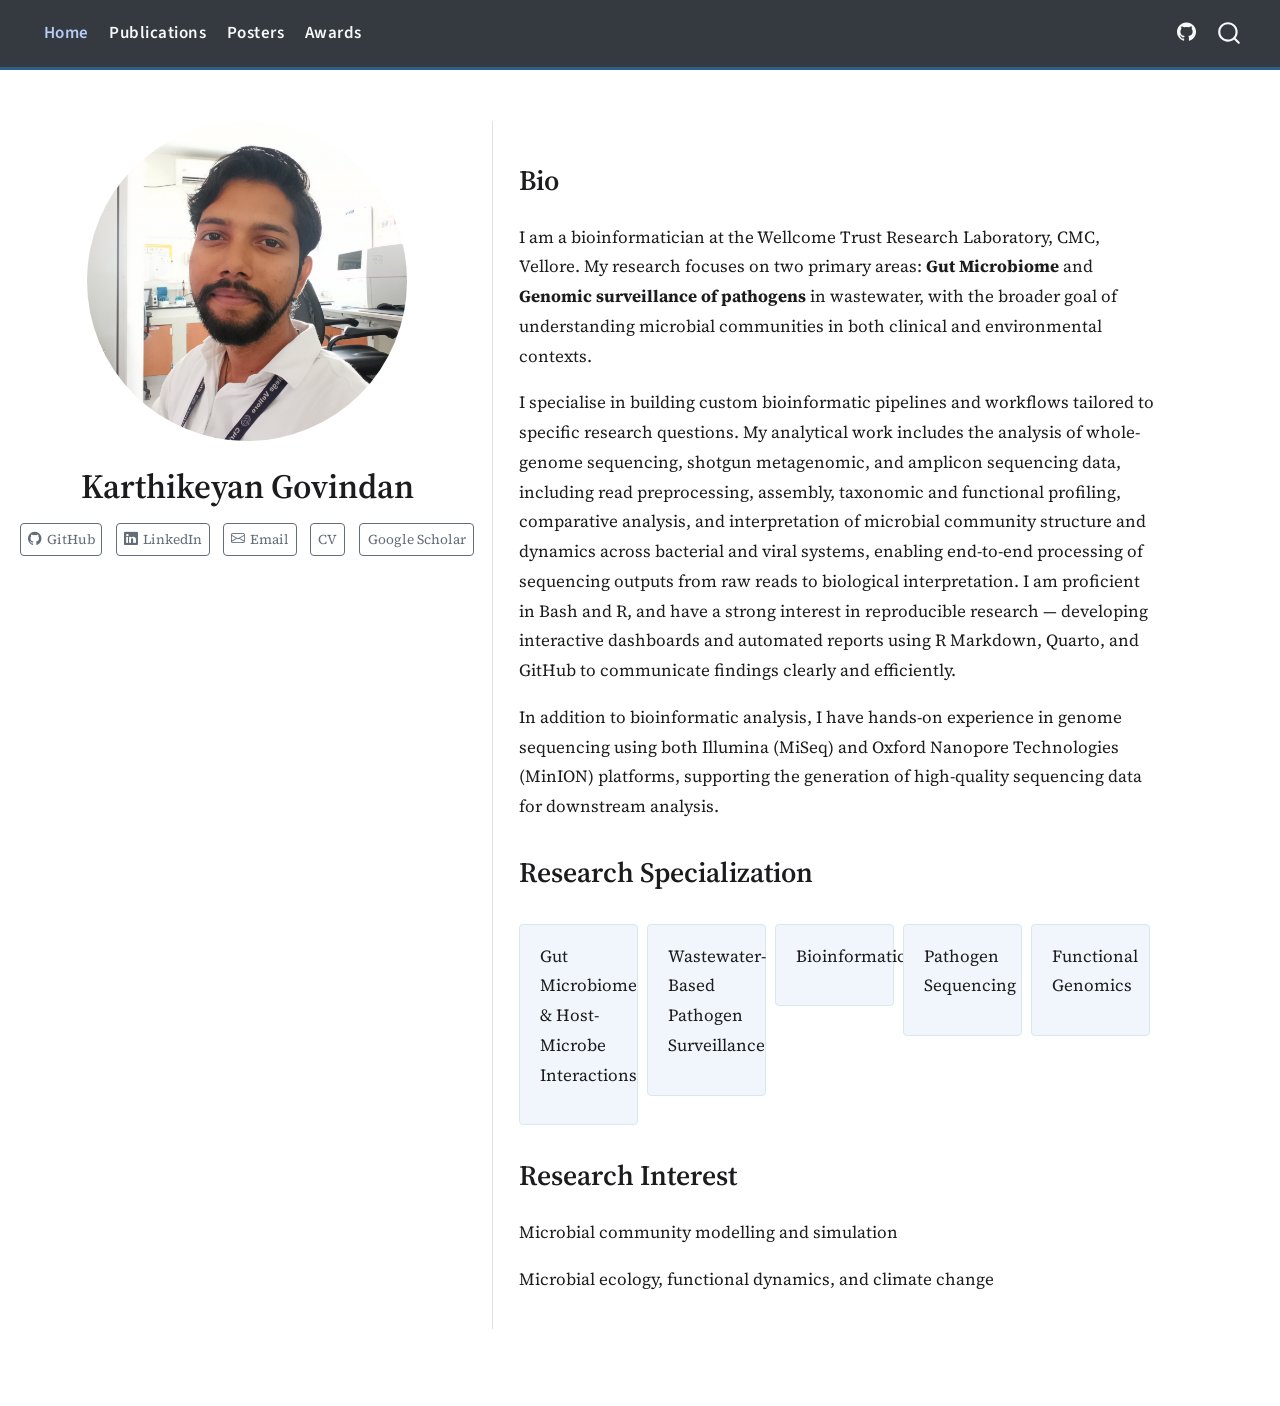
<file: docs/index.html>
<!DOCTYPE html>
<html xmlns="http://www.w3.org/1999/xhtml" lang="en" xml:lang="en"><head>

<meta charset="utf-8">
<meta name="generator" content="quarto-1.8.25">

<meta name="viewport" content="width=device-width, initial-scale=1.0, user-scalable=yes">


<title>Karthikeyan Govindan</title>
<style>
code{white-space: pre-wrap;}
span.smallcaps{font-variant: small-caps;}
div.columns{display: flex; gap: min(4vw, 1.5em);}
div.column{flex: auto; overflow-x: auto;}
div.hanging-indent{margin-left: 1.5em; text-indent: -1.5em;}
ul.task-list{list-style: none;}
ul.task-list li input[type="checkbox"] {
  width: 0.8em;
  margin: 0 0.8em 0.2em -1em; /* quarto-specific, see https://github.com/quarto-dev/quarto-cli/issues/4556 */ 
  vertical-align: middle;
}
</style>


<script src="site_libs/quarto-nav/quarto-nav.js"></script>
<script src="site_libs/quarto-nav/headroom.min.js"></script>
<script src="site_libs/clipboard/clipboard.min.js"></script>
<script src="site_libs/quarto-search/autocomplete.umd.js"></script>
<script src="site_libs/quarto-search/fuse.min.js"></script>
<script src="site_libs/quarto-search/quarto-search.js"></script>
<meta name="quarto:offset" content="./">
<script src="site_libs/quarto-html/quarto.js" type="module"></script>
<script src="site_libs/quarto-html/tabsets/tabsets.js" type="module"></script>
<script src="site_libs/quarto-html/axe/axe-check.js" type="module"></script>
<script src="site_libs/quarto-html/popper.min.js"></script>
<script src="site_libs/quarto-html/tippy.umd.min.js"></script>
<link href="site_libs/quarto-html/tippy.css" rel="stylesheet">
<link href="site_libs/quarto-html/quarto-syntax-highlighting-7b89279ff1a6dce999919e0e67d4d9ec.css" rel="stylesheet" id="quarto-text-highlighting-styles">
<script src="site_libs/bootstrap/bootstrap.min.js"></script>
<link href="site_libs/bootstrap/bootstrap-icons.css" rel="stylesheet">
<link href="site_libs/bootstrap/bootstrap-d5260f6ae054016e523c88b24b58247e.min.css" rel="stylesheet" append-hash="true" id="quarto-bootstrap" data-mode="light">
<script id="quarto-search-options" type="application/json">{
  "location": "navbar",
  "copy-button": false,
  "collapse-after": 3,
  "panel-placement": "end",
  "type": "overlay",
  "limit": 50,
  "keyboard-shortcut": [
    "f",
    "/",
    "s"
  ],
  "show-item-context": false,
  "language": {
    "search-no-results-text": "No results",
    "search-matching-documents-text": "matching documents",
    "search-copy-link-title": "Copy link to search",
    "search-hide-matches-text": "Hide additional matches",
    "search-more-match-text": "more match in this document",
    "search-more-matches-text": "more matches in this document",
    "search-clear-button-title": "Clear",
    "search-text-placeholder": "",
    "search-detached-cancel-button-title": "Cancel",
    "search-submit-button-title": "Submit",
    "search-label": "Search"
  }
}</script>
<meta name="viewport" content="width=device-width, initial-scale=1.0">


<link rel="stylesheet" href="styles.css">
</head>

<body class="nav-fixed fullcontent quarto-light">

<div id="quarto-search-results"></div>
  <header id="quarto-header" class="headroom fixed-top">
    <nav class="navbar navbar-expand-lg " data-bs-theme="dark">
      <div class="navbar-container container-fluid">
      <div class="navbar-brand-container mx-auto">
    <a href="./index.html" class="navbar-brand navbar-brand-logo">
    </a>
  </div>
            <div id="quarto-search" class="" title="Search"></div>
          <button class="navbar-toggler" type="button" data-bs-toggle="collapse" data-bs-target="#navbarCollapse" aria-controls="navbarCollapse" role="menu" aria-expanded="false" aria-label="Toggle navigation" onclick="if (window.quartoToggleHeadroom) { window.quartoToggleHeadroom(); }">
  <span class="navbar-toggler-icon"></span>
</button>
          <div class="collapse navbar-collapse" id="navbarCollapse">
            <ul class="navbar-nav navbar-nav-scroll me-auto">
  <li class="nav-item">
    <a class="nav-link active" href="./index.html" aria-current="page"> 
<span class="menu-text">Home</span></a>
  </li>  
  <li class="nav-item">
    <a class="nav-link" href="./publications.html"> 
<span class="menu-text">Publications</span></a>
  </li>  
  <li class="nav-item">
    <a class="nav-link" href="./posters.html"> 
<span class="menu-text">Posters</span></a>
  </li>  
  <li class="nav-item">
    <a class="nav-link" href="./awards.html"> 
<span class="menu-text">Awards</span></a>
  </li>  
</ul>
            <ul class="navbar-nav navbar-nav-scroll ms-auto">
  <li class="nav-item compact">
    <a class="nav-link" href="https://github.com/karthi-16"> <i class="bi bi-github" role="img" aria-label="GitHub">
</i> 
<span class="menu-text"></span></a>
  </li>  
</ul>
          </div> <!-- /navcollapse -->
            <div class="quarto-navbar-tools">
</div>
      </div> <!-- /container-fluid -->
    </nav>
</header>
<!-- content -->
<div id="quarto-content" class="quarto-container page-columns page-rows-contents page-layout-article page-navbar">
<!-- sidebar -->
<!-- margin-sidebar -->
    
<!-- main -->
<div class="quarto-about-trestles">
  <div class="about-entity">
    <img src="profile.jpg" class="about-image
  round " style="height: 320px; width: 320px;">
<header id="title-block-header" class="quarto-title-block default">
<div class="quarto-title">
<h1 class="title">Karthikeyan Govindan</h1>
</div>
<div class="quarto-title-meta">
  </div>
</header>
    <div class="about-links">
  <a href="https://github.com/karthi-16" class="about-link" rel="" target="">
    <i class="bi bi-github"></i>
     <span class="about-link-text">GitHub</span>
  </a>
  <a href="https://linkedin.com/in/Karthikeyan Govindan" class="about-link" rel="" target="">
    <i class="bi bi-linkedin"></i>
     <span class="about-link-text">LinkedIn</span>
  </a>
  <a href="mailto:karthikeyan.g@cmcvellore.ac.in" class="about-link" rel="" target="">
    <i class="bi bi-envelope"></i>
     <span class="about-link-text">Email</span>
  </a>
  <a href="/cv.pdf" class="about-link" rel="" target="">
     <span class="about-link-text">CV</span>
  </a>
  <a href="https://scholar.google.com/citations?view_op=list_works&amp;hl=en&amp;user=is4cNvYAAAAJ&amp;sortby=pubdate" class="about-link" rel="" target="">
    <i class="bi bi-google-scholar"></i>
     <span class="about-link-text">Google Scholar</span>
  </a>
</div>
  </div>
  <div class="about-contents"><main class="content" id="quarto-document-content">
<section id="section" class="level2">
<h2 data-anchor-id="section"></h2>
</section>
<section id="bio" class="level2">
<h2 data-anchor-id="bio">Bio</h2>
<p>I am a bioinformatician at the Wellcome Trust Research Laboratory, CMC, Vellore. My research focuses on two primary areas: <strong>Gut Microbiome</strong> and <strong>Genomic surveillance of pathogens</strong> in wastewater, with the broader goal of understanding microbial communities in both clinical and environmental contexts.</p>
<p>I specialise in building custom bioinformatic pipelines and workflows tailored to specific research questions. My analytical work includes the analysis of whole-genome sequencing, shotgun metagenomic, and amplicon sequencing data, including read preprocessing, assembly, taxonomic and functional profiling, comparative analysis, and interpretation of microbial community structure and dynamics across bacterial and viral systems, enabling end-to-end processing of sequencing outputs from raw reads to biological interpretation. I am proficient in Bash and R, and have a strong interest in reproducible research — developing interactive dashboards and automated reports using R Markdown, Quarto, and GitHub to communicate findings clearly and efficiently.</p>
<p>In addition to bioinformatic analysis, I have hands-on experience in genome sequencing using both Illumina (MiSeq) and Oxford Nanopore Technologies (MinION) platforms, supporting the generation of high-quality sequencing data for downstream analysis.</p>
</section>
<section id="research-specialization" class="level2">
<h2 data-anchor-id="research-specialization">Research Specialization</h2>
<div class="columns">
<div class="column" style="width:20%;">
<div class="interest-box">
<p>Gut Microbiome &amp; Host-Microbe Interactions</p>
</div>
</div><div class="column" style="width:20%;">
<div class="interest-box">
<p>Wastewater-Based Pathogen Surveillance</p>
</div>
</div><div class="column" style="width:20%;">
<div class="interest-box">
<p>Bioinformatics</p>
</div>
</div><div class="column" style="width:20%;">
<div class="interest-box">
<p>Pathogen Sequencing</p>
</div>
</div><div class="column" style="width:20%;">
<div class="interest-box">
<p>Functional Genomics</p>
</div>
</div>
</div>
</section>
<section id="research-interest" class="level2">
<h2 data-anchor-id="research-interest">Research Interest</h2>
<p>Microbial community modelling and simulation</p>
<p>Microbial ecology, functional dynamics, and climate change</p>


</section>
</main></div>
</div>
 <!-- /main -->
<script id="quarto-html-after-body" type="application/javascript">
  window.document.addEventListener("DOMContentLoaded", function (event) {
    const isCodeAnnotation = (el) => {
      for (const clz of el.classList) {
        if (clz.startsWith('code-annotation-')) {                     
          return true;
        }
      }
      return false;
    }
    const onCopySuccess = function(e) {
      // button target
      const button = e.trigger;
      // don't keep focus
      button.blur();
      // flash "checked"
      button.classList.add('code-copy-button-checked');
      var currentTitle = button.getAttribute("title");
      button.setAttribute("title", "Copied!");
      let tooltip;
      if (window.bootstrap) {
        button.setAttribute("data-bs-toggle", "tooltip");
        button.setAttribute("data-bs-placement", "left");
        button.setAttribute("data-bs-title", "Copied!");
        tooltip = new bootstrap.Tooltip(button, 
          { trigger: "manual", 
            customClass: "code-copy-button-tooltip",
            offset: [0, -8]});
        tooltip.show();    
      }
      setTimeout(function() {
        if (tooltip) {
          tooltip.hide();
          button.removeAttribute("data-bs-title");
          button.removeAttribute("data-bs-toggle");
          button.removeAttribute("data-bs-placement");
        }
        button.setAttribute("title", currentTitle);
        button.classList.remove('code-copy-button-checked');
      }, 1000);
      // clear code selection
      e.clearSelection();
    }
    const getTextToCopy = function(trigger) {
      const outerScaffold = trigger.parentElement.cloneNode(true);
      const codeEl = outerScaffold.querySelector('code');
      for (const childEl of codeEl.children) {
        if (isCodeAnnotation(childEl)) {
          childEl.remove();
        }
      }
      return codeEl.innerText;
    }
    const clipboard = new window.ClipboardJS('.code-copy-button:not([data-in-quarto-modal])', {
      text: getTextToCopy
    });
    clipboard.on('success', onCopySuccess);
    if (window.document.getElementById('quarto-embedded-source-code-modal')) {
      const clipboardModal = new window.ClipboardJS('.code-copy-button[data-in-quarto-modal]', {
        text: getTextToCopy,
        container: window.document.getElementById('quarto-embedded-source-code-modal')
      });
      clipboardModal.on('success', onCopySuccess);
    }
      var localhostRegex = new RegExp(/^(?:http|https):\/\/localhost\:?[0-9]*\//);
      var mailtoRegex = new RegExp(/^mailto:/);
        var filterRegex = new RegExp('/' + window.location.host + '/');
      var isInternal = (href) => {
          return filterRegex.test(href) || localhostRegex.test(href) || mailtoRegex.test(href);
      }
      // Inspect non-navigation links and adorn them if external
     var links = window.document.querySelectorAll('a[href]:not(.nav-link):not(.navbar-brand):not(.toc-action):not(.sidebar-link):not(.sidebar-item-toggle):not(.pagination-link):not(.no-external):not([aria-hidden]):not(.dropdown-item):not(.quarto-navigation-tool):not(.about-link)');
      for (var i=0; i<links.length; i++) {
        const link = links[i];
        if (!isInternal(link.href)) {
          // undo the damage that might have been done by quarto-nav.js in the case of
          // links that we want to consider external
          if (link.dataset.originalHref !== undefined) {
            link.href = link.dataset.originalHref;
          }
        }
      }
    function tippyHover(el, contentFn, onTriggerFn, onUntriggerFn) {
      const config = {
        allowHTML: true,
        maxWidth: 500,
        delay: 100,
        arrow: false,
        appendTo: function(el) {
            return el.parentElement;
        },
        interactive: true,
        interactiveBorder: 10,
        theme: 'quarto',
        placement: 'bottom-start',
      };
      if (contentFn) {
        config.content = contentFn;
      }
      if (onTriggerFn) {
        config.onTrigger = onTriggerFn;
      }
      if (onUntriggerFn) {
        config.onUntrigger = onUntriggerFn;
      }
      window.tippy(el, config); 
    }
    const noterefs = window.document.querySelectorAll('a[role="doc-noteref"]');
    for (var i=0; i<noterefs.length; i++) {
      const ref = noterefs[i];
      tippyHover(ref, function() {
        // use id or data attribute instead here
        let href = ref.getAttribute('data-footnote-href') || ref.getAttribute('href');
        try { href = new URL(href).hash; } catch {}
        const id = href.replace(/^#\/?/, "");
        const note = window.document.getElementById(id);
        if (note) {
          return note.innerHTML;
        } else {
          return "";
        }
      });
    }
    const xrefs = window.document.querySelectorAll('a.quarto-xref');
    const processXRef = (id, note) => {
      // Strip column container classes
      const stripColumnClz = (el) => {
        el.classList.remove("page-full", "page-columns");
        if (el.children) {
          for (const child of el.children) {
            stripColumnClz(child);
          }
        }
      }
      stripColumnClz(note)
      if (id === null || id.startsWith('sec-')) {
        // Special case sections, only their first couple elements
        const container = document.createElement("div");
        if (note.children && note.children.length > 2) {
          container.appendChild(note.children[0].cloneNode(true));
          for (let i = 1; i < note.children.length; i++) {
            const child = note.children[i];
            if (child.tagName === "P" && child.innerText === "") {
              continue;
            } else {
              container.appendChild(child.cloneNode(true));
              break;
            }
          }
          if (window.Quarto?.typesetMath) {
            window.Quarto.typesetMath(container);
          }
          return container.innerHTML
        } else {
          if (window.Quarto?.typesetMath) {
            window.Quarto.typesetMath(note);
          }
          return note.innerHTML;
        }
      } else {
        // Remove any anchor links if they are present
        const anchorLink = note.querySelector('a.anchorjs-link');
        if (anchorLink) {
          anchorLink.remove();
        }
        if (window.Quarto?.typesetMath) {
          window.Quarto.typesetMath(note);
        }
        if (note.classList.contains("callout")) {
          return note.outerHTML;
        } else {
          return note.innerHTML;
        }
      }
    }
    for (var i=0; i<xrefs.length; i++) {
      const xref = xrefs[i];
      tippyHover(xref, undefined, function(instance) {
        instance.disable();
        let url = xref.getAttribute('href');
        let hash = undefined; 
        if (url.startsWith('#')) {
          hash = url;
        } else {
          try { hash = new URL(url).hash; } catch {}
        }
        if (hash) {
          const id = hash.replace(/^#\/?/, "");
          const note = window.document.getElementById(id);
          if (note !== null) {
            try {
              const html = processXRef(id, note.cloneNode(true));
              instance.setContent(html);
            } finally {
              instance.enable();
              instance.show();
            }
          } else {
            // See if we can fetch this
            fetch(url.split('#')[0])
            .then(res => res.text())
            .then(html => {
              const parser = new DOMParser();
              const htmlDoc = parser.parseFromString(html, "text/html");
              const note = htmlDoc.getElementById(id);
              if (note !== null) {
                const html = processXRef(id, note);
                instance.setContent(html);
              } 
            }).finally(() => {
              instance.enable();
              instance.show();
            });
          }
        } else {
          // See if we can fetch a full url (with no hash to target)
          // This is a special case and we should probably do some content thinning / targeting
          fetch(url)
          .then(res => res.text())
          .then(html => {
            const parser = new DOMParser();
            const htmlDoc = parser.parseFromString(html, "text/html");
            const note = htmlDoc.querySelector('main.content');
            if (note !== null) {
              // This should only happen for chapter cross references
              // (since there is no id in the URL)
              // remove the first header
              if (note.children.length > 0 && note.children[0].tagName === "HEADER") {
                note.children[0].remove();
              }
              const html = processXRef(null, note);
              instance.setContent(html);
            } 
          }).finally(() => {
            instance.enable();
            instance.show();
          });
        }
      }, function(instance) {
      });
    }
        let selectedAnnoteEl;
        const selectorForAnnotation = ( cell, annotation) => {
          let cellAttr = 'data-code-cell="' + cell + '"';
          let lineAttr = 'data-code-annotation="' +  annotation + '"';
          const selector = 'span[' + cellAttr + '][' + lineAttr + ']';
          return selector;
        }
        const selectCodeLines = (annoteEl) => {
          const doc = window.document;
          const targetCell = annoteEl.getAttribute("data-target-cell");
          const targetAnnotation = annoteEl.getAttribute("data-target-annotation");
          const annoteSpan = window.document.querySelector(selectorForAnnotation(targetCell, targetAnnotation));
          const lines = annoteSpan.getAttribute("data-code-lines").split(",");
          const lineIds = lines.map((line) => {
            return targetCell + "-" + line;
          })
          let top = null;
          let height = null;
          let parent = null;
          if (lineIds.length > 0) {
              //compute the position of the single el (top and bottom and make a div)
              const el = window.document.getElementById(lineIds[0]);
              top = el.offsetTop;
              height = el.offsetHeight;
              parent = el.parentElement.parentElement;
            if (lineIds.length > 1) {
              const lastEl = window.document.getElementById(lineIds[lineIds.length - 1]);
              const bottom = lastEl.offsetTop + lastEl.offsetHeight;
              height = bottom - top;
            }
            if (top !== null && height !== null && parent !== null) {
              // cook up a div (if necessary) and position it 
              let div = window.document.getElementById("code-annotation-line-highlight");
              if (div === null) {
                div = window.document.createElement("div");
                div.setAttribute("id", "code-annotation-line-highlight");
                div.style.position = 'absolute';
                parent.appendChild(div);
              }
              div.style.top = top - 2 + "px";
              div.style.height = height + 4 + "px";
              div.style.left = 0;
              let gutterDiv = window.document.getElementById("code-annotation-line-highlight-gutter");
              if (gutterDiv === null) {
                gutterDiv = window.document.createElement("div");
                gutterDiv.setAttribute("id", "code-annotation-line-highlight-gutter");
                gutterDiv.style.position = 'absolute';
                const codeCell = window.document.getElementById(targetCell);
                const gutter = codeCell.querySelector('.code-annotation-gutter');
                gutter.appendChild(gutterDiv);
              }
              gutterDiv.style.top = top - 2 + "px";
              gutterDiv.style.height = height + 4 + "px";
            }
            selectedAnnoteEl = annoteEl;
          }
        };
        const unselectCodeLines = () => {
          const elementsIds = ["code-annotation-line-highlight", "code-annotation-line-highlight-gutter"];
          elementsIds.forEach((elId) => {
            const div = window.document.getElementById(elId);
            if (div) {
              div.remove();
            }
          });
          selectedAnnoteEl = undefined;
        };
          // Handle positioning of the toggle
      window.addEventListener(
        "resize",
        throttle(() => {
          elRect = undefined;
          if (selectedAnnoteEl) {
            selectCodeLines(selectedAnnoteEl);
          }
        }, 10)
      );
      function throttle(fn, ms) {
      let throttle = false;
      let timer;
        return (...args) => {
          if(!throttle) { // first call gets through
              fn.apply(this, args);
              throttle = true;
          } else { // all the others get throttled
              if(timer) clearTimeout(timer); // cancel #2
              timer = setTimeout(() => {
                fn.apply(this, args);
                timer = throttle = false;
              }, ms);
          }
        };
      }
        // Attach click handler to the DT
        const annoteDls = window.document.querySelectorAll('dt[data-target-cell]');
        for (const annoteDlNode of annoteDls) {
          annoteDlNode.addEventListener('click', (event) => {
            const clickedEl = event.target;
            if (clickedEl !== selectedAnnoteEl) {
              unselectCodeLines();
              const activeEl = window.document.querySelector('dt[data-target-cell].code-annotation-active');
              if (activeEl) {
                activeEl.classList.remove('code-annotation-active');
              }
              selectCodeLines(clickedEl);
              clickedEl.classList.add('code-annotation-active');
            } else {
              // Unselect the line
              unselectCodeLines();
              clickedEl.classList.remove('code-annotation-active');
            }
          });
        }
    const findCites = (el) => {
      const parentEl = el.parentElement;
      if (parentEl) {
        const cites = parentEl.dataset.cites;
        if (cites) {
          return {
            el,
            cites: cites.split(' ')
          };
        } else {
          return findCites(el.parentElement)
        }
      } else {
        return undefined;
      }
    };
    var bibliorefs = window.document.querySelectorAll('a[role="doc-biblioref"]');
    for (var i=0; i<bibliorefs.length; i++) {
      const ref = bibliorefs[i];
      const citeInfo = findCites(ref);
      if (citeInfo) {
        tippyHover(citeInfo.el, function() {
          var popup = window.document.createElement('div');
          citeInfo.cites.forEach(function(cite) {
            var citeDiv = window.document.createElement('div');
            citeDiv.classList.add('hanging-indent');
            citeDiv.classList.add('csl-entry');
            var biblioDiv = window.document.getElementById('ref-' + cite);
            if (biblioDiv) {
              citeDiv.innerHTML = biblioDiv.innerHTML;
            }
            popup.appendChild(citeDiv);
          });
          return popup.innerHTML;
        });
      }
    }
  });
  </script>
</div> <!-- /content -->




</body></html>
</file>
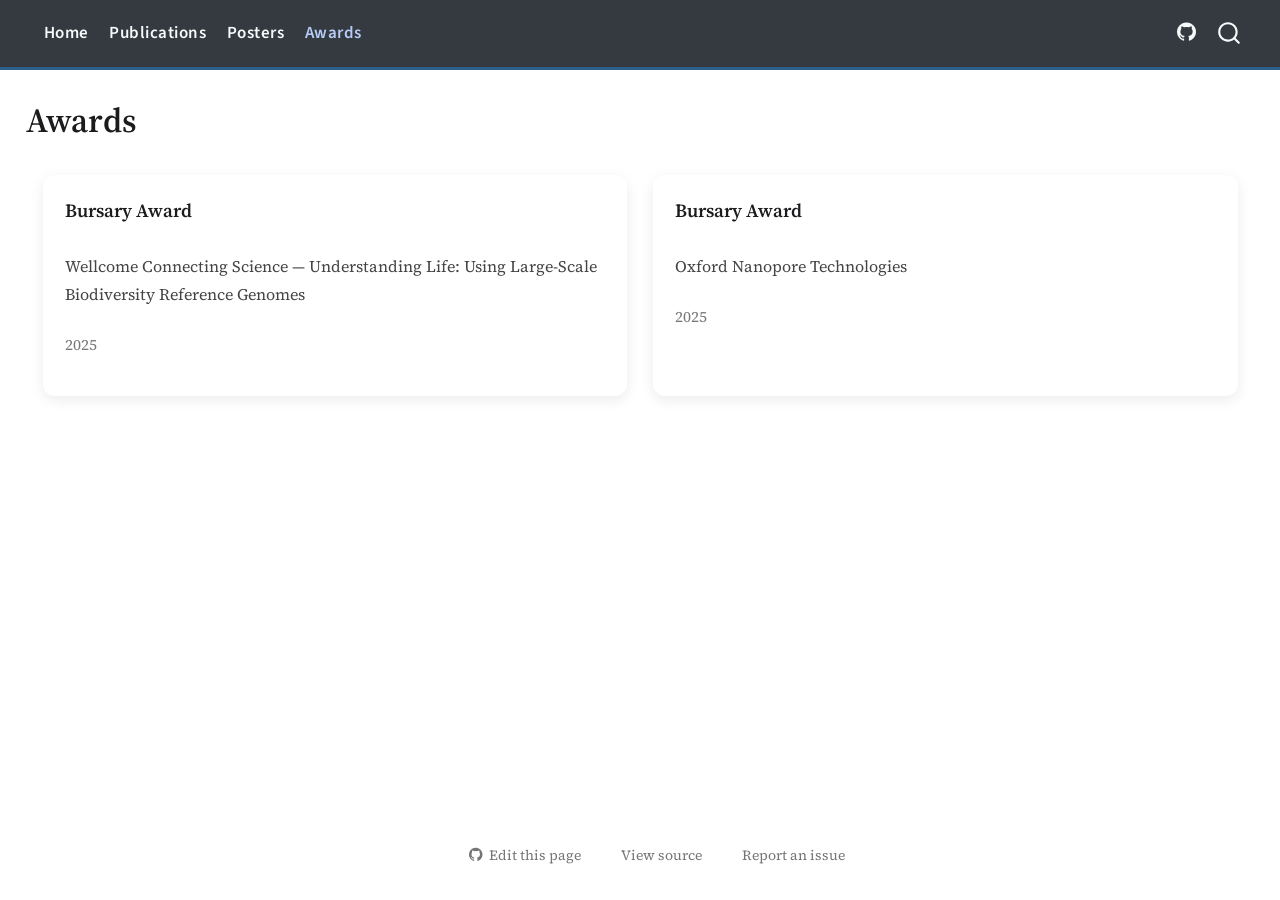
<file: docs/awards.html>
<!DOCTYPE html>
<html xmlns="http://www.w3.org/1999/xhtml" lang="en" xml:lang="en"><head>

<meta charset="utf-8">
<meta name="generator" content="quarto-1.8.25">

<meta name="viewport" content="width=device-width, initial-scale=1.0, user-scalable=yes">


<title>Awards</title>
<style>
code{white-space: pre-wrap;}
span.smallcaps{font-variant: small-caps;}
div.columns{display: flex; gap: min(4vw, 1.5em);}
div.column{flex: auto; overflow-x: auto;}
div.hanging-indent{margin-left: 1.5em; text-indent: -1.5em;}
ul.task-list{list-style: none;}
ul.task-list li input[type="checkbox"] {
  width: 0.8em;
  margin: 0 0.8em 0.2em -1em; /* quarto-specific, see https://github.com/quarto-dev/quarto-cli/issues/4556 */ 
  vertical-align: middle;
}
</style>


<script src="site_libs/quarto-nav/quarto-nav.js"></script>
<script src="site_libs/quarto-nav/headroom.min.js"></script>
<script src="site_libs/clipboard/clipboard.min.js"></script>
<script src="site_libs/quarto-search/autocomplete.umd.js"></script>
<script src="site_libs/quarto-search/fuse.min.js"></script>
<script src="site_libs/quarto-search/quarto-search.js"></script>
<meta name="quarto:offset" content="./">
<script src="site_libs/quarto-html/quarto.js" type="module"></script>
<script src="site_libs/quarto-html/tabsets/tabsets.js" type="module"></script>
<script src="site_libs/quarto-html/axe/axe-check.js" type="module"></script>
<script src="site_libs/quarto-html/popper.min.js"></script>
<script src="site_libs/quarto-html/tippy.umd.min.js"></script>
<script src="site_libs/quarto-html/anchor.min.js"></script>
<link href="site_libs/quarto-html/tippy.css" rel="stylesheet">
<link href="site_libs/quarto-html/quarto-syntax-highlighting-7b89279ff1a6dce999919e0e67d4d9ec.css" rel="stylesheet" id="quarto-text-highlighting-styles">
<script src="site_libs/bootstrap/bootstrap.min.js"></script>
<link href="site_libs/bootstrap/bootstrap-icons.css" rel="stylesheet">
<link href="site_libs/bootstrap/bootstrap-d5260f6ae054016e523c88b24b58247e.min.css" rel="stylesheet" append-hash="true" id="quarto-bootstrap" data-mode="light">
<script id="quarto-search-options" type="application/json">{
  "location": "navbar",
  "copy-button": false,
  "collapse-after": 3,
  "panel-placement": "end",
  "type": "overlay",
  "limit": 50,
  "keyboard-shortcut": [
    "f",
    "/",
    "s"
  ],
  "show-item-context": false,
  "language": {
    "search-no-results-text": "No results",
    "search-matching-documents-text": "matching documents",
    "search-copy-link-title": "Copy link to search",
    "search-hide-matches-text": "Hide additional matches",
    "search-more-match-text": "more match in this document",
    "search-more-matches-text": "more matches in this document",
    "search-clear-button-title": "Clear",
    "search-text-placeholder": "",
    "search-detached-cancel-button-title": "Cancel",
    "search-submit-button-title": "Submit",
    "search-label": "Search"
  }
}</script>
<meta name="viewport" content="width=device-width, initial-scale=1.0">


<link rel="stylesheet" href="styles.css">
</head>

<body class="nav-fixed quarto-light">

<div id="quarto-search-results"></div>
  <header id="quarto-header" class="headroom fixed-top">
    <nav class="navbar navbar-expand-lg " data-bs-theme="dark">
      <div class="navbar-container container-fluid">
      <div class="navbar-brand-container mx-auto">
    <a href="./index.html" class="navbar-brand navbar-brand-logo">
    </a>
  </div>
            <div id="quarto-search" class="" title="Search"></div>
          <button class="navbar-toggler" type="button" data-bs-toggle="collapse" data-bs-target="#navbarCollapse" aria-controls="navbarCollapse" role="menu" aria-expanded="false" aria-label="Toggle navigation" onclick="if (window.quartoToggleHeadroom) { window.quartoToggleHeadroom(); }">
  <span class="navbar-toggler-icon"></span>
</button>
          <div class="collapse navbar-collapse" id="navbarCollapse">
            <ul class="navbar-nav navbar-nav-scroll me-auto">
  <li class="nav-item">
    <a class="nav-link" href="./index.html"> 
<span class="menu-text">Home</span></a>
  </li>  
  <li class="nav-item">
    <a class="nav-link" href="./publications.html"> 
<span class="menu-text">Publications</span></a>
  </li>  
  <li class="nav-item">
    <a class="nav-link" href="./posters.html"> 
<span class="menu-text">Posters</span></a>
  </li>  
  <li class="nav-item">
    <a class="nav-link active" href="./awards.html" aria-current="page"> 
<span class="menu-text">Awards</span></a>
  </li>  
</ul>
            <ul class="navbar-nav navbar-nav-scroll ms-auto">
  <li class="nav-item compact">
    <a class="nav-link" href="https://github.com/karthi-16"> <i class="bi bi-github" role="img" aria-label="GitHub">
</i> 
<span class="menu-text"></span></a>
  </li>  
</ul>
          </div> <!-- /navcollapse -->
            <div class="quarto-navbar-tools">
</div>
      </div> <!-- /container-fluid -->
    </nav>
</header>
<!-- content -->
<div id="quarto-content" class="quarto-container page-columns page-rows-contents page-layout-full page-navbar">
<!-- sidebar -->
<!-- margin-sidebar -->
    
<!-- main -->
<main class="content column-page" id="quarto-document-content">

<header id="title-block-header" class="quarto-title-block default">
<div class="quarto-title">
<h1 class="title">Awards</h1>
</div>



<div class="quarto-title-meta column-page">

    
  
    
  </div>
  


</header>


<div class="awards-page">
<div class="awards-list">
<div class="award-card">
<div class="award-title">
<p>Bursary Award</p>
</div>
<div class="award-org">
<p>Wellcome Connecting Science — Understanding Life: Using Large-Scale Biodiversity Reference Genomes</p>
</div>
<div class="award-year">
<p>2025</p>
</div>
</div>
<div class="award-card">
<div class="award-title">
<p>Bursary Award</p>
</div>
<div class="award-org">
<p>Oxford Nanopore Technologies</p>
</div>
<div class="award-year">
<p>2025</p>
</div>
</div>
</div>
</div>



</main> <!-- /main -->
<script id="quarto-html-after-body" type="application/javascript">
  window.document.addEventListener("DOMContentLoaded", function (event) {
    const icon = "";
    const anchorJS = new window.AnchorJS();
    anchorJS.options = {
      placement: 'right',
      icon: icon
    };
    anchorJS.add('.anchored');
    const isCodeAnnotation = (el) => {
      for (const clz of el.classList) {
        if (clz.startsWith('code-annotation-')) {                     
          return true;
        }
      }
      return false;
    }
    const onCopySuccess = function(e) {
      // button target
      const button = e.trigger;
      // don't keep focus
      button.blur();
      // flash "checked"
      button.classList.add('code-copy-button-checked');
      var currentTitle = button.getAttribute("title");
      button.setAttribute("title", "Copied!");
      let tooltip;
      if (window.bootstrap) {
        button.setAttribute("data-bs-toggle", "tooltip");
        button.setAttribute("data-bs-placement", "left");
        button.setAttribute("data-bs-title", "Copied!");
        tooltip = new bootstrap.Tooltip(button, 
          { trigger: "manual", 
            customClass: "code-copy-button-tooltip",
            offset: [0, -8]});
        tooltip.show();    
      }
      setTimeout(function() {
        if (tooltip) {
          tooltip.hide();
          button.removeAttribute("data-bs-title");
          button.removeAttribute("data-bs-toggle");
          button.removeAttribute("data-bs-placement");
        }
        button.setAttribute("title", currentTitle);
        button.classList.remove('code-copy-button-checked');
      }, 1000);
      // clear code selection
      e.clearSelection();
    }
    const getTextToCopy = function(trigger) {
      const outerScaffold = trigger.parentElement.cloneNode(true);
      const codeEl = outerScaffold.querySelector('code');
      for (const childEl of codeEl.children) {
        if (isCodeAnnotation(childEl)) {
          childEl.remove();
        }
      }
      return codeEl.innerText;
    }
    const clipboard = new window.ClipboardJS('.code-copy-button:not([data-in-quarto-modal])', {
      text: getTextToCopy
    });
    clipboard.on('success', onCopySuccess);
    if (window.document.getElementById('quarto-embedded-source-code-modal')) {
      const clipboardModal = new window.ClipboardJS('.code-copy-button[data-in-quarto-modal]', {
        text: getTextToCopy,
        container: window.document.getElementById('quarto-embedded-source-code-modal')
      });
      clipboardModal.on('success', onCopySuccess);
    }
      var localhostRegex = new RegExp(/^(?:http|https):\/\/localhost\:?[0-9]*\//);
      var mailtoRegex = new RegExp(/^mailto:/);
        var filterRegex = new RegExp('/' + window.location.host + '/');
      var isInternal = (href) => {
          return filterRegex.test(href) || localhostRegex.test(href) || mailtoRegex.test(href);
      }
      // Inspect non-navigation links and adorn them if external
     var links = window.document.querySelectorAll('a[href]:not(.nav-link):not(.navbar-brand):not(.toc-action):not(.sidebar-link):not(.sidebar-item-toggle):not(.pagination-link):not(.no-external):not([aria-hidden]):not(.dropdown-item):not(.quarto-navigation-tool):not(.about-link)');
      for (var i=0; i<links.length; i++) {
        const link = links[i];
        if (!isInternal(link.href)) {
          // undo the damage that might have been done by quarto-nav.js in the case of
          // links that we want to consider external
          if (link.dataset.originalHref !== undefined) {
            link.href = link.dataset.originalHref;
          }
        }
      }
    function tippyHover(el, contentFn, onTriggerFn, onUntriggerFn) {
      const config = {
        allowHTML: true,
        maxWidth: 500,
        delay: 100,
        arrow: false,
        appendTo: function(el) {
            return el.parentElement;
        },
        interactive: true,
        interactiveBorder: 10,
        theme: 'quarto',
        placement: 'bottom-start',
      };
      if (contentFn) {
        config.content = contentFn;
      }
      if (onTriggerFn) {
        config.onTrigger = onTriggerFn;
      }
      if (onUntriggerFn) {
        config.onUntrigger = onUntriggerFn;
      }
      window.tippy(el, config); 
    }
    const noterefs = window.document.querySelectorAll('a[role="doc-noteref"]');
    for (var i=0; i<noterefs.length; i++) {
      const ref = noterefs[i];
      tippyHover(ref, function() {
        // use id or data attribute instead here
        let href = ref.getAttribute('data-footnote-href') || ref.getAttribute('href');
        try { href = new URL(href).hash; } catch {}
        const id = href.replace(/^#\/?/, "");
        const note = window.document.getElementById(id);
        if (note) {
          return note.innerHTML;
        } else {
          return "";
        }
      });
    }
    const xrefs = window.document.querySelectorAll('a.quarto-xref');
    const processXRef = (id, note) => {
      // Strip column container classes
      const stripColumnClz = (el) => {
        el.classList.remove("page-full", "page-columns");
        if (el.children) {
          for (const child of el.children) {
            stripColumnClz(child);
          }
        }
      }
      stripColumnClz(note)
      if (id === null || id.startsWith('sec-')) {
        // Special case sections, only their first couple elements
        const container = document.createElement("div");
        if (note.children && note.children.length > 2) {
          container.appendChild(note.children[0].cloneNode(true));
          for (let i = 1; i < note.children.length; i++) {
            const child = note.children[i];
            if (child.tagName === "P" && child.innerText === "") {
              continue;
            } else {
              container.appendChild(child.cloneNode(true));
              break;
            }
          }
          if (window.Quarto?.typesetMath) {
            window.Quarto.typesetMath(container);
          }
          return container.innerHTML
        } else {
          if (window.Quarto?.typesetMath) {
            window.Quarto.typesetMath(note);
          }
          return note.innerHTML;
        }
      } else {
        // Remove any anchor links if they are present
        const anchorLink = note.querySelector('a.anchorjs-link');
        if (anchorLink) {
          anchorLink.remove();
        }
        if (window.Quarto?.typesetMath) {
          window.Quarto.typesetMath(note);
        }
        if (note.classList.contains("callout")) {
          return note.outerHTML;
        } else {
          return note.innerHTML;
        }
      }
    }
    for (var i=0; i<xrefs.length; i++) {
      const xref = xrefs[i];
      tippyHover(xref, undefined, function(instance) {
        instance.disable();
        let url = xref.getAttribute('href');
        let hash = undefined; 
        if (url.startsWith('#')) {
          hash = url;
        } else {
          try { hash = new URL(url).hash; } catch {}
        }
        if (hash) {
          const id = hash.replace(/^#\/?/, "");
          const note = window.document.getElementById(id);
          if (note !== null) {
            try {
              const html = processXRef(id, note.cloneNode(true));
              instance.setContent(html);
            } finally {
              instance.enable();
              instance.show();
            }
          } else {
            // See if we can fetch this
            fetch(url.split('#')[0])
            .then(res => res.text())
            .then(html => {
              const parser = new DOMParser();
              const htmlDoc = parser.parseFromString(html, "text/html");
              const note = htmlDoc.getElementById(id);
              if (note !== null) {
                const html = processXRef(id, note);
                instance.setContent(html);
              } 
            }).finally(() => {
              instance.enable();
              instance.show();
            });
          }
        } else {
          // See if we can fetch a full url (with no hash to target)
          // This is a special case and we should probably do some content thinning / targeting
          fetch(url)
          .then(res => res.text())
          .then(html => {
            const parser = new DOMParser();
            const htmlDoc = parser.parseFromString(html, "text/html");
            const note = htmlDoc.querySelector('main.content');
            if (note !== null) {
              // This should only happen for chapter cross references
              // (since there is no id in the URL)
              // remove the first header
              if (note.children.length > 0 && note.children[0].tagName === "HEADER") {
                note.children[0].remove();
              }
              const html = processXRef(null, note);
              instance.setContent(html);
            } 
          }).finally(() => {
            instance.enable();
            instance.show();
          });
        }
      }, function(instance) {
      });
    }
        let selectedAnnoteEl;
        const selectorForAnnotation = ( cell, annotation) => {
          let cellAttr = 'data-code-cell="' + cell + '"';
          let lineAttr = 'data-code-annotation="' +  annotation + '"';
          const selector = 'span[' + cellAttr + '][' + lineAttr + ']';
          return selector;
        }
        const selectCodeLines = (annoteEl) => {
          const doc = window.document;
          const targetCell = annoteEl.getAttribute("data-target-cell");
          const targetAnnotation = annoteEl.getAttribute("data-target-annotation");
          const annoteSpan = window.document.querySelector(selectorForAnnotation(targetCell, targetAnnotation));
          const lines = annoteSpan.getAttribute("data-code-lines").split(",");
          const lineIds = lines.map((line) => {
            return targetCell + "-" + line;
          })
          let top = null;
          let height = null;
          let parent = null;
          if (lineIds.length > 0) {
              //compute the position of the single el (top and bottom and make a div)
              const el = window.document.getElementById(lineIds[0]);
              top = el.offsetTop;
              height = el.offsetHeight;
              parent = el.parentElement.parentElement;
            if (lineIds.length > 1) {
              const lastEl = window.document.getElementById(lineIds[lineIds.length - 1]);
              const bottom = lastEl.offsetTop + lastEl.offsetHeight;
              height = bottom - top;
            }
            if (top !== null && height !== null && parent !== null) {
              // cook up a div (if necessary) and position it 
              let div = window.document.getElementById("code-annotation-line-highlight");
              if (div === null) {
                div = window.document.createElement("div");
                div.setAttribute("id", "code-annotation-line-highlight");
                div.style.position = 'absolute';
                parent.appendChild(div);
              }
              div.style.top = top - 2 + "px";
              div.style.height = height + 4 + "px";
              div.style.left = 0;
              let gutterDiv = window.document.getElementById("code-annotation-line-highlight-gutter");
              if (gutterDiv === null) {
                gutterDiv = window.document.createElement("div");
                gutterDiv.setAttribute("id", "code-annotation-line-highlight-gutter");
                gutterDiv.style.position = 'absolute';
                const codeCell = window.document.getElementById(targetCell);
                const gutter = codeCell.querySelector('.code-annotation-gutter');
                gutter.appendChild(gutterDiv);
              }
              gutterDiv.style.top = top - 2 + "px";
              gutterDiv.style.height = height + 4 + "px";
            }
            selectedAnnoteEl = annoteEl;
          }
        };
        const unselectCodeLines = () => {
          const elementsIds = ["code-annotation-line-highlight", "code-annotation-line-highlight-gutter"];
          elementsIds.forEach((elId) => {
            const div = window.document.getElementById(elId);
            if (div) {
              div.remove();
            }
          });
          selectedAnnoteEl = undefined;
        };
          // Handle positioning of the toggle
      window.addEventListener(
        "resize",
        throttle(() => {
          elRect = undefined;
          if (selectedAnnoteEl) {
            selectCodeLines(selectedAnnoteEl);
          }
        }, 10)
      );
      function throttle(fn, ms) {
      let throttle = false;
      let timer;
        return (...args) => {
          if(!throttle) { // first call gets through
              fn.apply(this, args);
              throttle = true;
          } else { // all the others get throttled
              if(timer) clearTimeout(timer); // cancel #2
              timer = setTimeout(() => {
                fn.apply(this, args);
                timer = throttle = false;
              }, ms);
          }
        };
      }
        // Attach click handler to the DT
        const annoteDls = window.document.querySelectorAll('dt[data-target-cell]');
        for (const annoteDlNode of annoteDls) {
          annoteDlNode.addEventListener('click', (event) => {
            const clickedEl = event.target;
            if (clickedEl !== selectedAnnoteEl) {
              unselectCodeLines();
              const activeEl = window.document.querySelector('dt[data-target-cell].code-annotation-active');
              if (activeEl) {
                activeEl.classList.remove('code-annotation-active');
              }
              selectCodeLines(clickedEl);
              clickedEl.classList.add('code-annotation-active');
            } else {
              // Unselect the line
              unselectCodeLines();
              clickedEl.classList.remove('code-annotation-active');
            }
          });
        }
    const findCites = (el) => {
      const parentEl = el.parentElement;
      if (parentEl) {
        const cites = parentEl.dataset.cites;
        if (cites) {
          return {
            el,
            cites: cites.split(' ')
          };
        } else {
          return findCites(el.parentElement)
        }
      } else {
        return undefined;
      }
    };
    var bibliorefs = window.document.querySelectorAll('a[role="doc-biblioref"]');
    for (var i=0; i<bibliorefs.length; i++) {
      const ref = bibliorefs[i];
      const citeInfo = findCites(ref);
      if (citeInfo) {
        tippyHover(citeInfo.el, function() {
          var popup = window.document.createElement('div');
          citeInfo.cites.forEach(function(cite) {
            var citeDiv = window.document.createElement('div');
            citeDiv.classList.add('hanging-indent');
            citeDiv.classList.add('csl-entry');
            var biblioDiv = window.document.getElementById('ref-' + cite);
            if (biblioDiv) {
              citeDiv.innerHTML = biblioDiv.innerHTML;
            }
            popup.appendChild(citeDiv);
          });
          return popup.innerHTML;
        });
      }
    }
  });
  </script>
</div> <!-- /content -->




<footer class="footer"><div class="nav-footer"><div class="nav-footer-center"><div class="toc-actions"><ul><li><a href="https://github.com/karthi-16/edit/main/awards.qmd" class="toc-action"><i class="bi bi-github"></i>Edit this page</a></li><li><a href="https://github.com/karthi-16/blob/main/awards.qmd" class="toc-action"><i class="bi empty"></i>View source</a></li><li><a href="https://github.com/karthi-16/issues/new" class="toc-action"><i class="bi empty"></i>Report an issue</a></li></ul></div></div></div></footer></body></html>
</file>
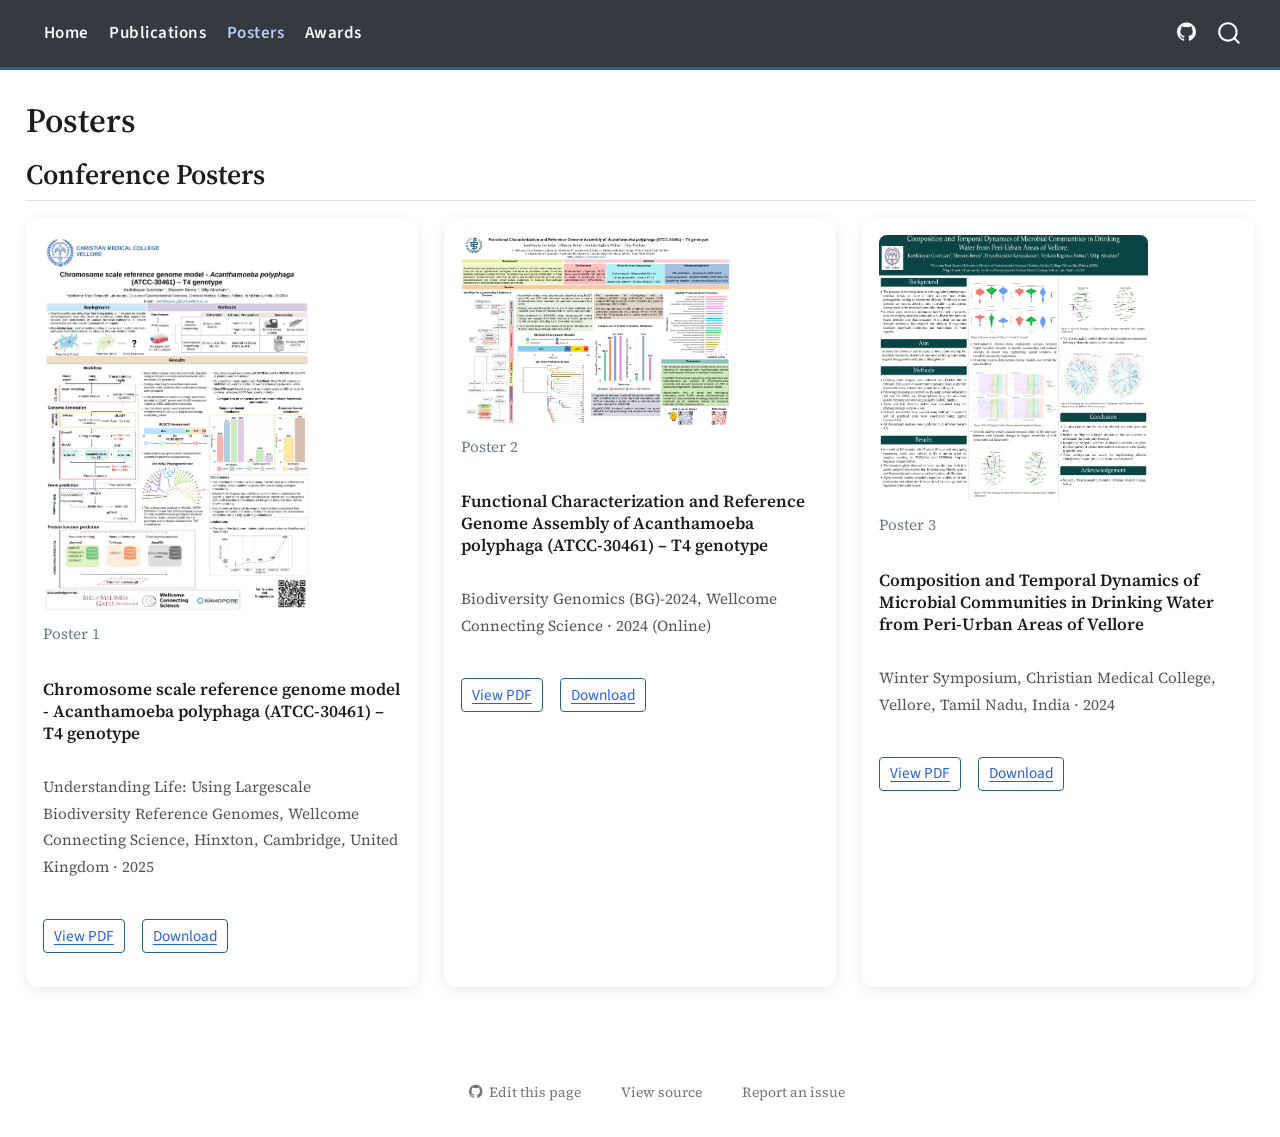
<file: docs/posters.html>
<!DOCTYPE html>
<html xmlns="http://www.w3.org/1999/xhtml" lang="en" xml:lang="en"><head>

<meta charset="utf-8">
<meta name="generator" content="quarto-1.8.25">

<meta name="viewport" content="width=device-width, initial-scale=1.0, user-scalable=yes">


<title>Posters</title>
<style>
code{white-space: pre-wrap;}
span.smallcaps{font-variant: small-caps;}
div.columns{display: flex; gap: min(4vw, 1.5em);}
div.column{flex: auto; overflow-x: auto;}
div.hanging-indent{margin-left: 1.5em; text-indent: -1.5em;}
ul.task-list{list-style: none;}
ul.task-list li input[type="checkbox"] {
  width: 0.8em;
  margin: 0 0.8em 0.2em -1em; /* quarto-specific, see https://github.com/quarto-dev/quarto-cli/issues/4556 */ 
  vertical-align: middle;
}
</style>


<script src="site_libs/quarto-nav/quarto-nav.js"></script>
<script src="site_libs/quarto-nav/headroom.min.js"></script>
<script src="site_libs/clipboard/clipboard.min.js"></script>
<script src="site_libs/quarto-search/autocomplete.umd.js"></script>
<script src="site_libs/quarto-search/fuse.min.js"></script>
<script src="site_libs/quarto-search/quarto-search.js"></script>
<meta name="quarto:offset" content="./">
<script src="site_libs/quarto-html/quarto.js" type="module"></script>
<script src="site_libs/quarto-html/tabsets/tabsets.js" type="module"></script>
<script src="site_libs/quarto-html/axe/axe-check.js" type="module"></script>
<script src="site_libs/quarto-html/popper.min.js"></script>
<script src="site_libs/quarto-html/tippy.umd.min.js"></script>
<script src="site_libs/quarto-html/anchor.min.js"></script>
<link href="site_libs/quarto-html/tippy.css" rel="stylesheet">
<link href="site_libs/quarto-html/quarto-syntax-highlighting-7b89279ff1a6dce999919e0e67d4d9ec.css" rel="stylesheet" id="quarto-text-highlighting-styles">
<script src="site_libs/bootstrap/bootstrap.min.js"></script>
<link href="site_libs/bootstrap/bootstrap-icons.css" rel="stylesheet">
<link href="site_libs/bootstrap/bootstrap-7ba488c7f2d1bc2f73a30f345f3e4027.min.css" rel="stylesheet" append-hash="true" id="quarto-bootstrap" data-mode="light">
<script id="quarto-search-options" type="application/json">{
  "location": "navbar",
  "copy-button": false,
  "collapse-after": 3,
  "panel-placement": "end",
  "type": "overlay",
  "limit": 50,
  "keyboard-shortcut": [
    "f",
    "/",
    "s"
  ],
  "show-item-context": false,
  "language": {
    "search-no-results-text": "No results",
    "search-matching-documents-text": "matching documents",
    "search-copy-link-title": "Copy link to search",
    "search-hide-matches-text": "Hide additional matches",
    "search-more-match-text": "more match in this document",
    "search-more-matches-text": "more matches in this document",
    "search-clear-button-title": "Clear",
    "search-text-placeholder": "",
    "search-detached-cancel-button-title": "Cancel",
    "search-submit-button-title": "Submit",
    "search-label": "Search"
  }
}</script>
<meta name="viewport" content="width=device-width, initial-scale=1.0">


<link rel="stylesheet" href="styles.css">
</head>

<body class="nav-fixed quarto-light">

<div id="quarto-search-results"></div>
  <header id="quarto-header" class="headroom fixed-top">
    <nav class="navbar navbar-expand-lg " data-bs-theme="dark">
      <div class="navbar-container container-fluid">
      <div class="navbar-brand-container mx-auto">
    <a href="./index.html" class="navbar-brand navbar-brand-logo">
    </a>
  </div>
            <div id="quarto-search" class="" title="Search"></div>
          <button class="navbar-toggler" type="button" data-bs-toggle="collapse" data-bs-target="#navbarCollapse" aria-controls="navbarCollapse" role="menu" aria-expanded="false" aria-label="Toggle navigation" onclick="if (window.quartoToggleHeadroom) { window.quartoToggleHeadroom(); }">
  <span class="navbar-toggler-icon"></span>
</button>
          <div class="collapse navbar-collapse" id="navbarCollapse">
            <ul class="navbar-nav navbar-nav-scroll me-auto">
  <li class="nav-item">
    <a class="nav-link" href="./index.html"> 
<span class="menu-text">Home</span></a>
  </li>  
  <li class="nav-item">
    <a class="nav-link" href="./publications.html"> 
<span class="menu-text">Publications</span></a>
  </li>  
  <li class="nav-item">
    <a class="nav-link active" href="./posters.html" aria-current="page"> 
<span class="menu-text">Posters</span></a>
  </li>  
  <li class="nav-item">
    <a class="nav-link" href="./awards.html"> 
<span class="menu-text">Awards</span></a>
  </li>  
</ul>
            <ul class="navbar-nav navbar-nav-scroll ms-auto">
  <li class="nav-item compact">
    <a class="nav-link" href="https://github.com/karthi-16"> <i class="bi bi-github" role="img" aria-label="GitHub">
</i> 
<span class="menu-text"></span></a>
  </li>  
</ul>
          </div> <!-- /navcollapse -->
            <div class="quarto-navbar-tools">
</div>
      </div> <!-- /container-fluid -->
    </nav>
</header>
<!-- content -->
<div id="quarto-content" class="quarto-container page-columns page-rows-contents page-layout-full page-navbar">
<!-- sidebar -->
<!-- margin-sidebar -->
    
<!-- main -->
<main class="content column-page" id="quarto-document-content">

<header id="title-block-header" class="quarto-title-block default">
<div class="quarto-title">
<h1 class="title">Posters</h1>
</div>



<div class="quarto-title-meta column-page">

    
  
    
  </div>
  


</header>


<section id="conference-posters" class="level2">
<h2 class="anchored" data-anchor-id="conference-posters">Conference Posters</h2>
<div class="poster-grid">
<div class="poster-card">
<div class="poster-preview">
<div class="quarto-figure quarto-figure-center">
<figure class="figure">
<p><a href="posters/poster1.pdf"><img src="posters/poster1.jpg" class="img-fluid figure-img"></a></p>
<figcaption>Poster 1</figcaption>
</figure>
</div>
</div>
<div class="poster-title">
<p>Chromosome scale reference genome model - Acanthamoeba polyphaga (ATCC-30461) – T4 genotype</p>
</div>
<div class="poster-venue">
<p>Understanding Life: Using Largescale Biodiversity Reference Genomes, Wellcome Connecting Science, Hinxton, Cambridge, United Kingdom · 2025</p>
</div>
<div class="poster-links">
<p><span class="pub-link"><a href="posters/poster1.pdf">View PDF</a></span> <span class="pub-link"><a href="posters/poster1.pdf">Download</a></span></p>
</div>
</div>
<div class="poster-card">
<div class="poster-preview">
<div class="quarto-figure quarto-figure-center">
<figure class="figure">
<p><a href="posters/poster2.pdf"><img src="posters/poster2.jpg" class="img-fluid figure-img"></a></p>
<figcaption>Poster 2</figcaption>
</figure>
</div>
</div>
<div class="poster-title">
<p>Functional Characterization and Reference Genome Assembly of Acanthamoeba polyphaga (ATCC-30461) – T4 genotype</p>
</div>
<div class="poster-venue">
<p>Biodiversity Genomics (BG)-2024, Wellcome Connecting Science · 2024 (Online)</p>
</div>
<div class="poster-links">
<p><span class="pub-link"><a href="posters/poster2.pdf">View PDF</a></span> <span class="pub-link"><a href="posters/poster2.pdf">Download</a></span></p>
</div>
</div>
<div class="poster-card">
<div class="poster-preview">
<div class="quarto-figure quarto-figure-center">
<figure class="figure">
<p><a href="posters/poster3.pdf"><img src="posters/poster3.jpg" class="img-fluid figure-img"></a></p>
<figcaption>Poster 3</figcaption>
</figure>
</div>
</div>
<div class="poster-title">
<p>Composition and Temporal Dynamics of Microbial Communities in Drinking Water from Peri-Urban Areas of Vellore</p>
</div>
<div class="poster-venue">
<p>Winter Symposium, Christian Medical College, Vellore, Tamil Nadu, India · 2024</p>
</div>
<div class="poster-links">
<p><span class="pub-link"><a href="posters/poster3.pdf">View PDF</a></span> <span class="pub-link"><a href="posters/poster3.pdf">Download</a></span></p>
</div>
</div>
</div>


</section>

</main> <!-- /main -->
<script id="quarto-html-after-body" type="application/javascript">
  window.document.addEventListener("DOMContentLoaded", function (event) {
    const icon = "";
    const anchorJS = new window.AnchorJS();
    anchorJS.options = {
      placement: 'right',
      icon: icon
    };
    anchorJS.add('.anchored');
    const isCodeAnnotation = (el) => {
      for (const clz of el.classList) {
        if (clz.startsWith('code-annotation-')) {                     
          return true;
        }
      }
      return false;
    }
    const onCopySuccess = function(e) {
      // button target
      const button = e.trigger;
      // don't keep focus
      button.blur();
      // flash "checked"
      button.classList.add('code-copy-button-checked');
      var currentTitle = button.getAttribute("title");
      button.setAttribute("title", "Copied!");
      let tooltip;
      if (window.bootstrap) {
        button.setAttribute("data-bs-toggle", "tooltip");
        button.setAttribute("data-bs-placement", "left");
        button.setAttribute("data-bs-title", "Copied!");
        tooltip = new bootstrap.Tooltip(button, 
          { trigger: "manual", 
            customClass: "code-copy-button-tooltip",
            offset: [0, -8]});
        tooltip.show();    
      }
      setTimeout(function() {
        if (tooltip) {
          tooltip.hide();
          button.removeAttribute("data-bs-title");
          button.removeAttribute("data-bs-toggle");
          button.removeAttribute("data-bs-placement");
        }
        button.setAttribute("title", currentTitle);
        button.classList.remove('code-copy-button-checked');
      }, 1000);
      // clear code selection
      e.clearSelection();
    }
    const getTextToCopy = function(trigger) {
      const outerScaffold = trigger.parentElement.cloneNode(true);
      const codeEl = outerScaffold.querySelector('code');
      for (const childEl of codeEl.children) {
        if (isCodeAnnotation(childEl)) {
          childEl.remove();
        }
      }
      return codeEl.innerText;
    }
    const clipboard = new window.ClipboardJS('.code-copy-button:not([data-in-quarto-modal])', {
      text: getTextToCopy
    });
    clipboard.on('success', onCopySuccess);
    if (window.document.getElementById('quarto-embedded-source-code-modal')) {
      const clipboardModal = new window.ClipboardJS('.code-copy-button[data-in-quarto-modal]', {
        text: getTextToCopy,
        container: window.document.getElementById('quarto-embedded-source-code-modal')
      });
      clipboardModal.on('success', onCopySuccess);
    }
      var localhostRegex = new RegExp(/^(?:http|https):\/\/localhost\:?[0-9]*\//);
      var mailtoRegex = new RegExp(/^mailto:/);
        var filterRegex = new RegExp('/' + window.location.host + '/');
      var isInternal = (href) => {
          return filterRegex.test(href) || localhostRegex.test(href) || mailtoRegex.test(href);
      }
      // Inspect non-navigation links and adorn them if external
     var links = window.document.querySelectorAll('a[href]:not(.nav-link):not(.navbar-brand):not(.toc-action):not(.sidebar-link):not(.sidebar-item-toggle):not(.pagination-link):not(.no-external):not([aria-hidden]):not(.dropdown-item):not(.quarto-navigation-tool):not(.about-link)');
      for (var i=0; i<links.length; i++) {
        const link = links[i];
        if (!isInternal(link.href)) {
          // undo the damage that might have been done by quarto-nav.js in the case of
          // links that we want to consider external
          if (link.dataset.originalHref !== undefined) {
            link.href = link.dataset.originalHref;
          }
        }
      }
    function tippyHover(el, contentFn, onTriggerFn, onUntriggerFn) {
      const config = {
        allowHTML: true,
        maxWidth: 500,
        delay: 100,
        arrow: false,
        appendTo: function(el) {
            return el.parentElement;
        },
        interactive: true,
        interactiveBorder: 10,
        theme: 'quarto',
        placement: 'bottom-start',
      };
      if (contentFn) {
        config.content = contentFn;
      }
      if (onTriggerFn) {
        config.onTrigger = onTriggerFn;
      }
      if (onUntriggerFn) {
        config.onUntrigger = onUntriggerFn;
      }
      window.tippy(el, config); 
    }
    const noterefs = window.document.querySelectorAll('a[role="doc-noteref"]');
    for (var i=0; i<noterefs.length; i++) {
      const ref = noterefs[i];
      tippyHover(ref, function() {
        // use id or data attribute instead here
        let href = ref.getAttribute('data-footnote-href') || ref.getAttribute('href');
        try { href = new URL(href).hash; } catch {}
        const id = href.replace(/^#\/?/, "");
        const note = window.document.getElementById(id);
        if (note) {
          return note.innerHTML;
        } else {
          return "";
        }
      });
    }
    const xrefs = window.document.querySelectorAll('a.quarto-xref');
    const processXRef = (id, note) => {
      // Strip column container classes
      const stripColumnClz = (el) => {
        el.classList.remove("page-full", "page-columns");
        if (el.children) {
          for (const child of el.children) {
            stripColumnClz(child);
          }
        }
      }
      stripColumnClz(note)
      if (id === null || id.startsWith('sec-')) {
        // Special case sections, only their first couple elements
        const container = document.createElement("div");
        if (note.children && note.children.length > 2) {
          container.appendChild(note.children[0].cloneNode(true));
          for (let i = 1; i < note.children.length; i++) {
            const child = note.children[i];
            if (child.tagName === "P" && child.innerText === "") {
              continue;
            } else {
              container.appendChild(child.cloneNode(true));
              break;
            }
          }
          if (window.Quarto?.typesetMath) {
            window.Quarto.typesetMath(container);
          }
          return container.innerHTML
        } else {
          if (window.Quarto?.typesetMath) {
            window.Quarto.typesetMath(note);
          }
          return note.innerHTML;
        }
      } else {
        // Remove any anchor links if they are present
        const anchorLink = note.querySelector('a.anchorjs-link');
        if (anchorLink) {
          anchorLink.remove();
        }
        if (window.Quarto?.typesetMath) {
          window.Quarto.typesetMath(note);
        }
        if (note.classList.contains("callout")) {
          return note.outerHTML;
        } else {
          return note.innerHTML;
        }
      }
    }
    for (var i=0; i<xrefs.length; i++) {
      const xref = xrefs[i];
      tippyHover(xref, undefined, function(instance) {
        instance.disable();
        let url = xref.getAttribute('href');
        let hash = undefined; 
        if (url.startsWith('#')) {
          hash = url;
        } else {
          try { hash = new URL(url).hash; } catch {}
        }
        if (hash) {
          const id = hash.replace(/^#\/?/, "");
          const note = window.document.getElementById(id);
          if (note !== null) {
            try {
              const html = processXRef(id, note.cloneNode(true));
              instance.setContent(html);
            } finally {
              instance.enable();
              instance.show();
            }
          } else {
            // See if we can fetch this
            fetch(url.split('#')[0])
            .then(res => res.text())
            .then(html => {
              const parser = new DOMParser();
              const htmlDoc = parser.parseFromString(html, "text/html");
              const note = htmlDoc.getElementById(id);
              if (note !== null) {
                const html = processXRef(id, note);
                instance.setContent(html);
              } 
            }).finally(() => {
              instance.enable();
              instance.show();
            });
          }
        } else {
          // See if we can fetch a full url (with no hash to target)
          // This is a special case and we should probably do some content thinning / targeting
          fetch(url)
          .then(res => res.text())
          .then(html => {
            const parser = new DOMParser();
            const htmlDoc = parser.parseFromString(html, "text/html");
            const note = htmlDoc.querySelector('main.content');
            if (note !== null) {
              // This should only happen for chapter cross references
              // (since there is no id in the URL)
              // remove the first header
              if (note.children.length > 0 && note.children[0].tagName === "HEADER") {
                note.children[0].remove();
              }
              const html = processXRef(null, note);
              instance.setContent(html);
            } 
          }).finally(() => {
            instance.enable();
            instance.show();
          });
        }
      }, function(instance) {
      });
    }
        let selectedAnnoteEl;
        const selectorForAnnotation = ( cell, annotation) => {
          let cellAttr = 'data-code-cell="' + cell + '"';
          let lineAttr = 'data-code-annotation="' +  annotation + '"';
          const selector = 'span[' + cellAttr + '][' + lineAttr + ']';
          return selector;
        }
        const selectCodeLines = (annoteEl) => {
          const doc = window.document;
          const targetCell = annoteEl.getAttribute("data-target-cell");
          const targetAnnotation = annoteEl.getAttribute("data-target-annotation");
          const annoteSpan = window.document.querySelector(selectorForAnnotation(targetCell, targetAnnotation));
          const lines = annoteSpan.getAttribute("data-code-lines").split(",");
          const lineIds = lines.map((line) => {
            return targetCell + "-" + line;
          })
          let top = null;
          let height = null;
          let parent = null;
          if (lineIds.length > 0) {
              //compute the position of the single el (top and bottom and make a div)
              const el = window.document.getElementById(lineIds[0]);
              top = el.offsetTop;
              height = el.offsetHeight;
              parent = el.parentElement.parentElement;
            if (lineIds.length > 1) {
              const lastEl = window.document.getElementById(lineIds[lineIds.length - 1]);
              const bottom = lastEl.offsetTop + lastEl.offsetHeight;
              height = bottom - top;
            }
            if (top !== null && height !== null && parent !== null) {
              // cook up a div (if necessary) and position it 
              let div = window.document.getElementById("code-annotation-line-highlight");
              if (div === null) {
                div = window.document.createElement("div");
                div.setAttribute("id", "code-annotation-line-highlight");
                div.style.position = 'absolute';
                parent.appendChild(div);
              }
              div.style.top = top - 2 + "px";
              div.style.height = height + 4 + "px";
              div.style.left = 0;
              let gutterDiv = window.document.getElementById("code-annotation-line-highlight-gutter");
              if (gutterDiv === null) {
                gutterDiv = window.document.createElement("div");
                gutterDiv.setAttribute("id", "code-annotation-line-highlight-gutter");
                gutterDiv.style.position = 'absolute';
                const codeCell = window.document.getElementById(targetCell);
                const gutter = codeCell.querySelector('.code-annotation-gutter');
                gutter.appendChild(gutterDiv);
              }
              gutterDiv.style.top = top - 2 + "px";
              gutterDiv.style.height = height + 4 + "px";
            }
            selectedAnnoteEl = annoteEl;
          }
        };
        const unselectCodeLines = () => {
          const elementsIds = ["code-annotation-line-highlight", "code-annotation-line-highlight-gutter"];
          elementsIds.forEach((elId) => {
            const div = window.document.getElementById(elId);
            if (div) {
              div.remove();
            }
          });
          selectedAnnoteEl = undefined;
        };
          // Handle positioning of the toggle
      window.addEventListener(
        "resize",
        throttle(() => {
          elRect = undefined;
          if (selectedAnnoteEl) {
            selectCodeLines(selectedAnnoteEl);
          }
        }, 10)
      );
      function throttle(fn, ms) {
      let throttle = false;
      let timer;
        return (...args) => {
          if(!throttle) { // first call gets through
              fn.apply(this, args);
              throttle = true;
          } else { // all the others get throttled
              if(timer) clearTimeout(timer); // cancel #2
              timer = setTimeout(() => {
                fn.apply(this, args);
                timer = throttle = false;
              }, ms);
          }
        };
      }
        // Attach click handler to the DT
        const annoteDls = window.document.querySelectorAll('dt[data-target-cell]');
        for (const annoteDlNode of annoteDls) {
          annoteDlNode.addEventListener('click', (event) => {
            const clickedEl = event.target;
            if (clickedEl !== selectedAnnoteEl) {
              unselectCodeLines();
              const activeEl = window.document.querySelector('dt[data-target-cell].code-annotation-active');
              if (activeEl) {
                activeEl.classList.remove('code-annotation-active');
              }
              selectCodeLines(clickedEl);
              clickedEl.classList.add('code-annotation-active');
            } else {
              // Unselect the line
              unselectCodeLines();
              clickedEl.classList.remove('code-annotation-active');
            }
          });
        }
    const findCites = (el) => {
      const parentEl = el.parentElement;
      if (parentEl) {
        const cites = parentEl.dataset.cites;
        if (cites) {
          return {
            el,
            cites: cites.split(' ')
          };
        } else {
          return findCites(el.parentElement)
        }
      } else {
        return undefined;
      }
    };
    var bibliorefs = window.document.querySelectorAll('a[role="doc-biblioref"]');
    for (var i=0; i<bibliorefs.length; i++) {
      const ref = bibliorefs[i];
      const citeInfo = findCites(ref);
      if (citeInfo) {
        tippyHover(citeInfo.el, function() {
          var popup = window.document.createElement('div');
          citeInfo.cites.forEach(function(cite) {
            var citeDiv = window.document.createElement('div');
            citeDiv.classList.add('hanging-indent');
            citeDiv.classList.add('csl-entry');
            var biblioDiv = window.document.getElementById('ref-' + cite);
            if (biblioDiv) {
              citeDiv.innerHTML = biblioDiv.innerHTML;
            }
            popup.appendChild(citeDiv);
          });
          return popup.innerHTML;
        });
      }
    }
  });
  </script>
</div> <!-- /content -->




<footer class="footer"><div class="nav-footer"><div class="nav-footer-center"><div class="toc-actions"><ul><li><a href="https://github.com/karthi-16/edit/main/posters.qmd" class="toc-action"><i class="bi bi-github"></i>Edit this page</a></li><li><a href="https://github.com/karthi-16/blob/main/posters.qmd" class="toc-action"><i class="bi empty"></i>View source</a></li><li><a href="https://github.com/karthi-16/issues/new" class="toc-action"><i class="bi empty"></i>Report an issue</a></li></ul></div></div></div></footer></body></html>
</file>
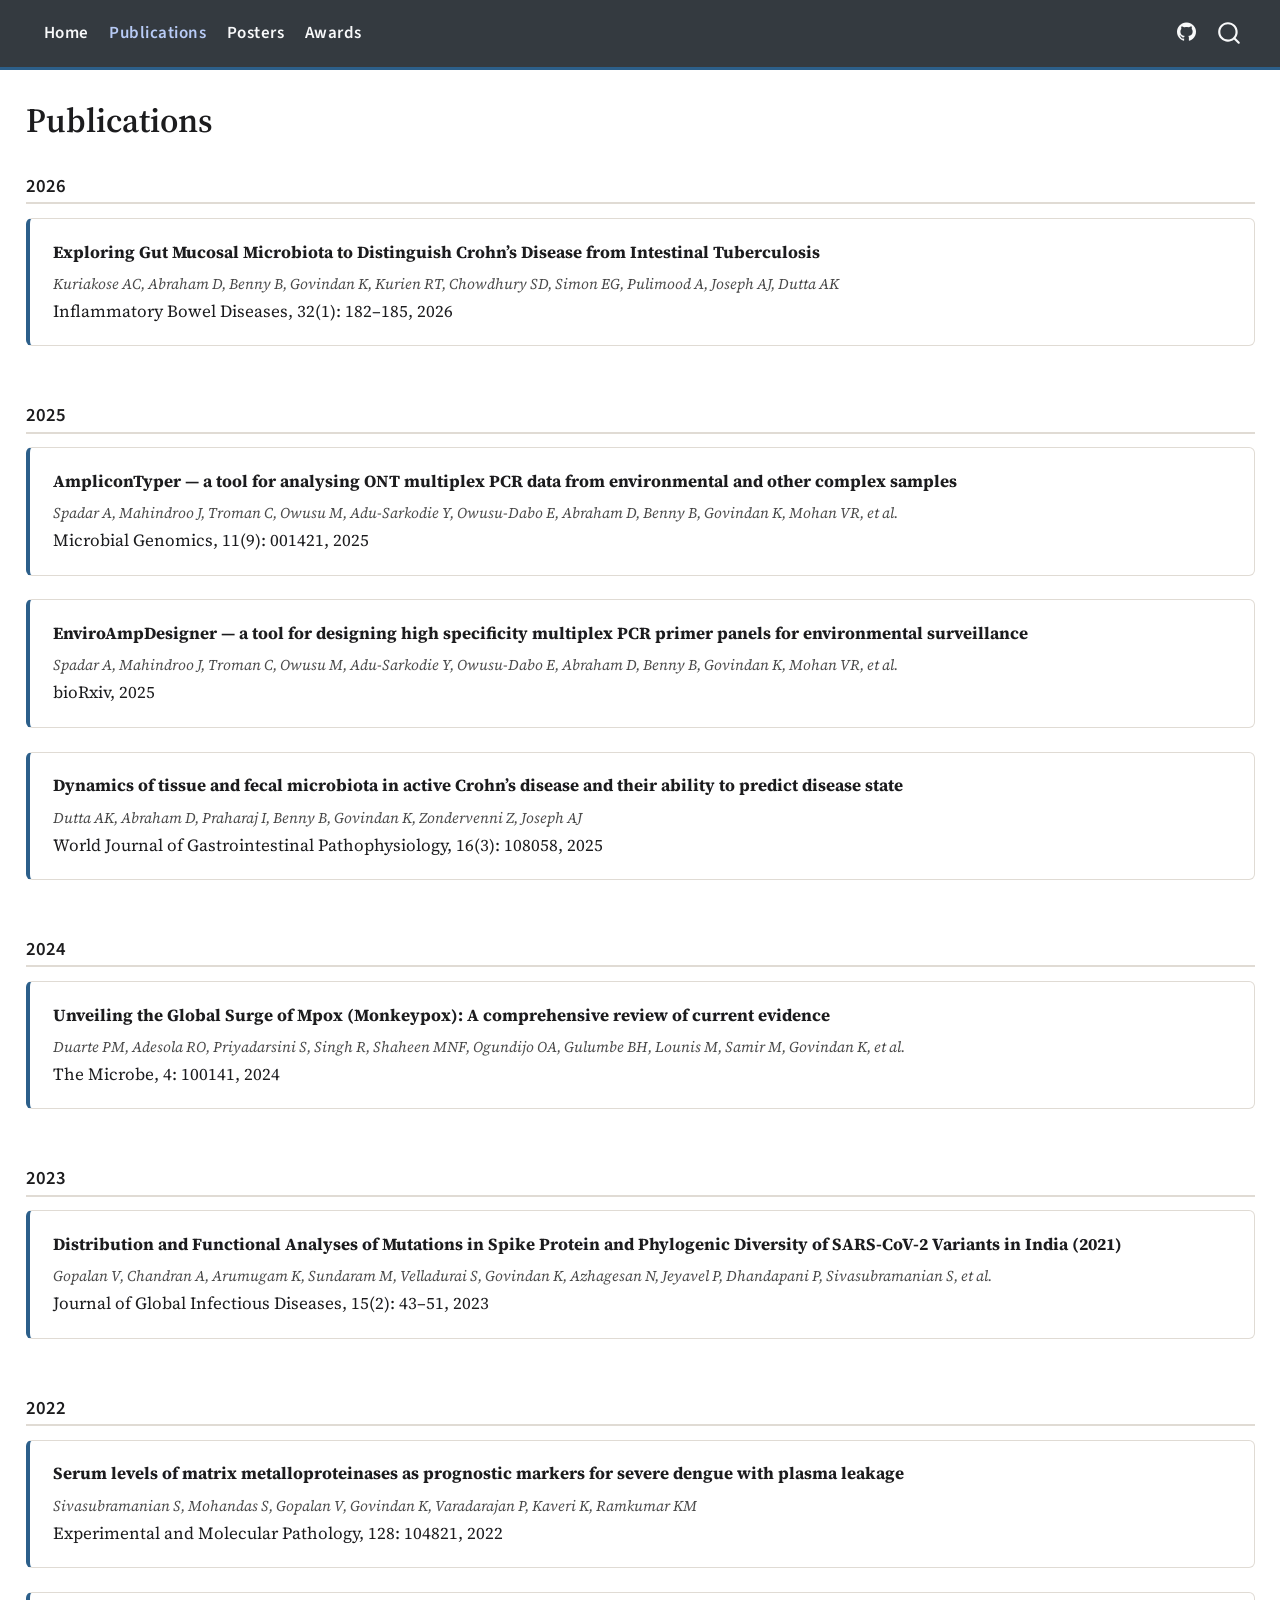
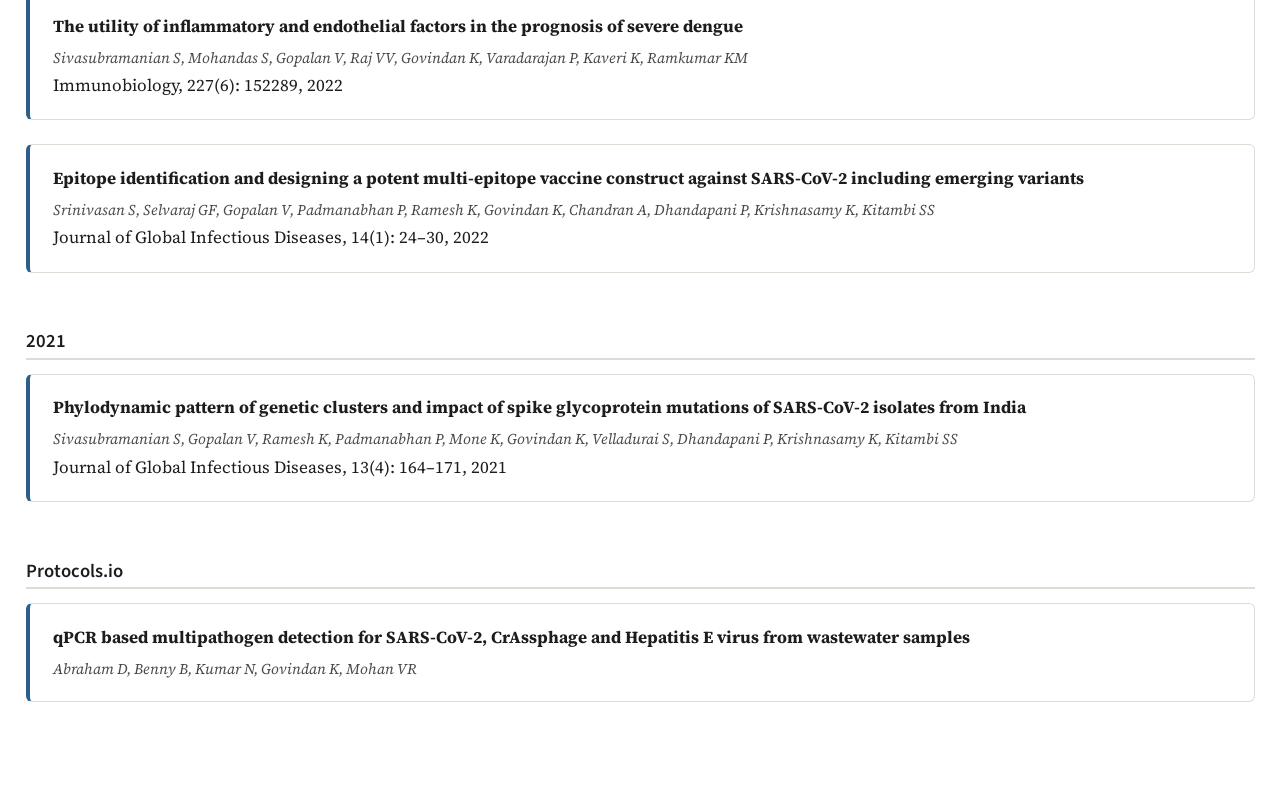
<file: docs/publications.html>
<!DOCTYPE html>
<html xmlns="http://www.w3.org/1999/xhtml" lang="en" xml:lang="en"><head>

<meta charset="utf-8">
<meta name="generator" content="quarto-1.8.25">

<meta name="viewport" content="width=device-width, initial-scale=1.0, user-scalable=yes">


<title>Publications</title>
<style>
code{white-space: pre-wrap;}
span.smallcaps{font-variant: small-caps;}
div.columns{display: flex; gap: min(4vw, 1.5em);}
div.column{flex: auto; overflow-x: auto;}
div.hanging-indent{margin-left: 1.5em; text-indent: -1.5em;}
ul.task-list{list-style: none;}
ul.task-list li input[type="checkbox"] {
  width: 0.8em;
  margin: 0 0.8em 0.2em -1em; /* quarto-specific, see https://github.com/quarto-dev/quarto-cli/issues/4556 */ 
  vertical-align: middle;
}
</style>


<script src="site_libs/quarto-nav/quarto-nav.js"></script>
<script src="site_libs/quarto-nav/headroom.min.js"></script>
<script src="site_libs/clipboard/clipboard.min.js"></script>
<script src="site_libs/quarto-search/autocomplete.umd.js"></script>
<script src="site_libs/quarto-search/fuse.min.js"></script>
<script src="site_libs/quarto-search/quarto-search.js"></script>
<meta name="quarto:offset" content="./">
<script src="site_libs/quarto-html/quarto.js" type="module"></script>
<script src="site_libs/quarto-html/tabsets/tabsets.js" type="module"></script>
<script src="site_libs/quarto-html/axe/axe-check.js" type="module"></script>
<script src="site_libs/quarto-html/popper.min.js"></script>
<script src="site_libs/quarto-html/tippy.umd.min.js"></script>
<script src="site_libs/quarto-html/anchor.min.js"></script>
<link href="site_libs/quarto-html/tippy.css" rel="stylesheet">
<link href="site_libs/quarto-html/quarto-syntax-highlighting-7b89279ff1a6dce999919e0e67d4d9ec.css" rel="stylesheet" id="quarto-text-highlighting-styles">
<script src="site_libs/bootstrap/bootstrap.min.js"></script>
<link href="site_libs/bootstrap/bootstrap-icons.css" rel="stylesheet">
<link href="site_libs/bootstrap/bootstrap-7ba488c7f2d1bc2f73a30f345f3e4027.min.css" rel="stylesheet" append-hash="true" id="quarto-bootstrap" data-mode="light">
<script id="quarto-search-options" type="application/json">{
  "location": "navbar",
  "copy-button": false,
  "collapse-after": 3,
  "panel-placement": "end",
  "type": "overlay",
  "limit": 50,
  "keyboard-shortcut": [
    "f",
    "/",
    "s"
  ],
  "show-item-context": false,
  "language": {
    "search-no-results-text": "No results",
    "search-matching-documents-text": "matching documents",
    "search-copy-link-title": "Copy link to search",
    "search-hide-matches-text": "Hide additional matches",
    "search-more-match-text": "more match in this document",
    "search-more-matches-text": "more matches in this document",
    "search-clear-button-title": "Clear",
    "search-text-placeholder": "",
    "search-detached-cancel-button-title": "Cancel",
    "search-submit-button-title": "Submit",
    "search-label": "Search"
  }
}</script>
<meta name="viewport" content="width=device-width, initial-scale=1.0">


<link rel="stylesheet" href="styles.css">
</head>

<body class="nav-fixed quarto-light">

<div id="quarto-search-results"></div>
  <header id="quarto-header" class="headroom fixed-top">
    <nav class="navbar navbar-expand-lg " data-bs-theme="dark">
      <div class="navbar-container container-fluid">
      <div class="navbar-brand-container mx-auto">
    <a href="./index.html" class="navbar-brand navbar-brand-logo">
    </a>
  </div>
            <div id="quarto-search" class="" title="Search"></div>
          <button class="navbar-toggler" type="button" data-bs-toggle="collapse" data-bs-target="#navbarCollapse" aria-controls="navbarCollapse" role="menu" aria-expanded="false" aria-label="Toggle navigation" onclick="if (window.quartoToggleHeadroom) { window.quartoToggleHeadroom(); }">
  <span class="navbar-toggler-icon"></span>
</button>
          <div class="collapse navbar-collapse" id="navbarCollapse">
            <ul class="navbar-nav navbar-nav-scroll me-auto">
  <li class="nav-item">
    <a class="nav-link" href="./index.html"> 
<span class="menu-text">Home</span></a>
  </li>  
  <li class="nav-item">
    <a class="nav-link active" href="./publications.html" aria-current="page"> 
<span class="menu-text">Publications</span></a>
  </li>  
  <li class="nav-item">
    <a class="nav-link" href="./posters.html"> 
<span class="menu-text">Posters</span></a>
  </li>  
  <li class="nav-item">
    <a class="nav-link" href="./awards.html"> 
<span class="menu-text">Awards</span></a>
  </li>  
</ul>
            <ul class="navbar-nav navbar-nav-scroll ms-auto">
  <li class="nav-item compact">
    <a class="nav-link" href="https://github.com/karthi-16"> <i class="bi bi-github" role="img" aria-label="GitHub">
</i> 
<span class="menu-text"></span></a>
  </li>  
</ul>
          </div> <!-- /navcollapse -->
            <div class="quarto-navbar-tools">
</div>
      </div> <!-- /container-fluid -->
    </nav>
</header>
<!-- content -->
<div id="quarto-content" class="quarto-container page-columns page-rows-contents page-layout-full page-navbar">
<!-- sidebar -->
<!-- margin-sidebar -->
    
<!-- main -->
<main class="content column-page" id="quarto-document-content">

<header id="title-block-header" class="quarto-title-block default">
<div class="quarto-title">
<h1 class="title">Publications</h1>
</div>



<div class="quarto-title-meta column-page">

    
  
    
  </div>
  


</header>


<div class="pub-page">
<section id="section" class="level2">
<h2 class="anchored" data-anchor-id="section">2026</h2>
<p><strong>Exploring Gut Mucosal Microbiota to Distinguish Crohn’s Disease from Intestinal Tuberculosis</strong> <em>Kuriakose AC, Abraham D, Benny B, Govindan K, Kurien RT, Chowdhury SD, Simon EG, Pulimood A, Joseph AJ, Dutta AK</em> Inflammatory Bowel Diseases, 32(1): 182–185, 2026</p>
<hr>
</section>
<section id="section-1" class="level2">
<h2 class="anchored" data-anchor-id="section-1">2025</h2>
<p><strong>AmpliconTyper — a tool for analysing ONT multiplex PCR data from environmental and other complex samples</strong> <em>Spadar A, Mahindroo J, Troman C, Owusu M, Adu-Sarkodie Y, Owusu-Dabo E, Abraham D, Benny B, Govindan K, Mohan VR, et al.</em> Microbial Genomics, 11(9): 001421, 2025</p>
<hr>
<p><strong>EnviroAmpDesigner — a tool for designing high specificity multiplex PCR primer panels for environmental surveillance</strong> <em>Spadar A, Mahindroo J, Troman C, Owusu M, Adu-Sarkodie Y, Owusu-Dabo E, Abraham D, Benny B, Govindan K, Mohan VR, et al.</em> bioRxiv, 2025</p>
<hr>
<p><strong>Dynamics of tissue and fecal microbiota in active Crohn’s disease and their ability to predict disease state</strong> <em>Dutta AK, Abraham D, Praharaj I, Benny B, Govindan K, Zondervenni Z, Joseph AJ</em> World Journal of Gastrointestinal Pathophysiology, 16(3): 108058, 2025</p>
<hr>
</section>
<section id="section-2" class="level2">
<h2 class="anchored" data-anchor-id="section-2">2024</h2>
<p><strong>Unveiling the Global Surge of Mpox (Monkeypox): A comprehensive review of current evidence</strong> <em>Duarte PM, Adesola RO, Priyadarsini S, Singh R, Shaheen MNF, Ogundijo OA, Gulumbe BH, Lounis M, Samir M, Govindan K, et al.</em> The Microbe, 4: 100141, 2024</p>
<hr>
</section>
<section id="section-3" class="level2">
<h2 class="anchored" data-anchor-id="section-3">2023</h2>
<p><strong>Distribution and Functional Analyses of Mutations in Spike Protein and Phylogenic Diversity of SARS-CoV-2 Variants in India (2021)</strong> <em>Gopalan V, Chandran A, Arumugam K, Sundaram M, Velladurai S, Govindan K, Azhagesan N, Jeyavel P, Dhandapani P, Sivasubramanian S, et al.</em> Journal of Global Infectious Diseases, 15(2): 43–51, 2023</p>
<hr>
</section>
<section id="section-4" class="level2">
<h2 class="anchored" data-anchor-id="section-4">2022</h2>
<p><strong>Serum levels of matrix metalloproteinases as prognostic markers for severe dengue with plasma leakage</strong> <em>Sivasubramanian S, Mohandas S, Gopalan V, Govindan K, Varadarajan P, Kaveri K, Ramkumar KM</em> Experimental and Molecular Pathology, 128: 104821, 2022</p>
<hr>
<p><strong>The utility of inflammatory and endothelial factors in the prognosis of severe dengue</strong> <em>Sivasubramanian S, Mohandas S, Gopalan V, Raj VV, Govindan K, Varadarajan P, Kaveri K, Ramkumar KM</em> Immunobiology, 227(6): 152289, 2022</p>
<hr>
<p><strong>Epitope identification and designing a potent multi-epitope vaccine construct against SARS-CoV-2 including emerging variants</strong> <em>Srinivasan S, Selvaraj GF, Gopalan V, Padmanabhan P, Ramesh K, Govindan K, Chandran A, Dhandapani P, Krishnasamy K, Kitambi SS</em> Journal of Global Infectious Diseases, 14(1): 24–30, 2022</p>
<hr>
</section>
<section id="section-5" class="level2">
<h2 class="anchored" data-anchor-id="section-5">2021</h2>
<p><strong>Phylodynamic pattern of genetic clusters and impact of spike glycoprotein mutations of SARS-CoV-2 isolates from India</strong> <em>Sivasubramanian S, Gopalan V, Ramesh K, Padmanabhan P, Mone K, Govindan K, Velladurai S, Dhandapani P, Krishnasamy K, Kitambi SS</em> Journal of Global Infectious Diseases, 13(4): 164–171, 2021</p>
<hr>
</section>
<section id="protocols.io" class="level2">
<h2 class="anchored" data-anchor-id="protocols.io">Protocols.io</h2>
<p><strong>qPCR based multipathogen detection for SARS-CoV-2, CrAssphage and Hepatitis E virus from wastewater samples</strong> <em>Abraham D, Benny B, Kumar N, Govindan K, Mohan VR</em></p>


</section>
</div>

</main> <!-- /main -->
<script id="quarto-html-after-body" type="application/javascript">
  window.document.addEventListener("DOMContentLoaded", function (event) {
    const icon = "";
    const anchorJS = new window.AnchorJS();
    anchorJS.options = {
      placement: 'right',
      icon: icon
    };
    anchorJS.add('.anchored');
    const isCodeAnnotation = (el) => {
      for (const clz of el.classList) {
        if (clz.startsWith('code-annotation-')) {                     
          return true;
        }
      }
      return false;
    }
    const onCopySuccess = function(e) {
      // button target
      const button = e.trigger;
      // don't keep focus
      button.blur();
      // flash "checked"
      button.classList.add('code-copy-button-checked');
      var currentTitle = button.getAttribute("title");
      button.setAttribute("title", "Copied!");
      let tooltip;
      if (window.bootstrap) {
        button.setAttribute("data-bs-toggle", "tooltip");
        button.setAttribute("data-bs-placement", "left");
        button.setAttribute("data-bs-title", "Copied!");
        tooltip = new bootstrap.Tooltip(button, 
          { trigger: "manual", 
            customClass: "code-copy-button-tooltip",
            offset: [0, -8]});
        tooltip.show();    
      }
      setTimeout(function() {
        if (tooltip) {
          tooltip.hide();
          button.removeAttribute("data-bs-title");
          button.removeAttribute("data-bs-toggle");
          button.removeAttribute("data-bs-placement");
        }
        button.setAttribute("title", currentTitle);
        button.classList.remove('code-copy-button-checked');
      }, 1000);
      // clear code selection
      e.clearSelection();
    }
    const getTextToCopy = function(trigger) {
      const outerScaffold = trigger.parentElement.cloneNode(true);
      const codeEl = outerScaffold.querySelector('code');
      for (const childEl of codeEl.children) {
        if (isCodeAnnotation(childEl)) {
          childEl.remove();
        }
      }
      return codeEl.innerText;
    }
    const clipboard = new window.ClipboardJS('.code-copy-button:not([data-in-quarto-modal])', {
      text: getTextToCopy
    });
    clipboard.on('success', onCopySuccess);
    if (window.document.getElementById('quarto-embedded-source-code-modal')) {
      const clipboardModal = new window.ClipboardJS('.code-copy-button[data-in-quarto-modal]', {
        text: getTextToCopy,
        container: window.document.getElementById('quarto-embedded-source-code-modal')
      });
      clipboardModal.on('success', onCopySuccess);
    }
      var localhostRegex = new RegExp(/^(?:http|https):\/\/localhost\:?[0-9]*\//);
      var mailtoRegex = new RegExp(/^mailto:/);
        var filterRegex = new RegExp('/' + window.location.host + '/');
      var isInternal = (href) => {
          return filterRegex.test(href) || localhostRegex.test(href) || mailtoRegex.test(href);
      }
      // Inspect non-navigation links and adorn them if external
     var links = window.document.querySelectorAll('a[href]:not(.nav-link):not(.navbar-brand):not(.toc-action):not(.sidebar-link):not(.sidebar-item-toggle):not(.pagination-link):not(.no-external):not([aria-hidden]):not(.dropdown-item):not(.quarto-navigation-tool):not(.about-link)');
      for (var i=0; i<links.length; i++) {
        const link = links[i];
        if (!isInternal(link.href)) {
          // undo the damage that might have been done by quarto-nav.js in the case of
          // links that we want to consider external
          if (link.dataset.originalHref !== undefined) {
            link.href = link.dataset.originalHref;
          }
        }
      }
    function tippyHover(el, contentFn, onTriggerFn, onUntriggerFn) {
      const config = {
        allowHTML: true,
        maxWidth: 500,
        delay: 100,
        arrow: false,
        appendTo: function(el) {
            return el.parentElement;
        },
        interactive: true,
        interactiveBorder: 10,
        theme: 'quarto',
        placement: 'bottom-start',
      };
      if (contentFn) {
        config.content = contentFn;
      }
      if (onTriggerFn) {
        config.onTrigger = onTriggerFn;
      }
      if (onUntriggerFn) {
        config.onUntrigger = onUntriggerFn;
      }
      window.tippy(el, config); 
    }
    const noterefs = window.document.querySelectorAll('a[role="doc-noteref"]');
    for (var i=0; i<noterefs.length; i++) {
      const ref = noterefs[i];
      tippyHover(ref, function() {
        // use id or data attribute instead here
        let href = ref.getAttribute('data-footnote-href') || ref.getAttribute('href');
        try { href = new URL(href).hash; } catch {}
        const id = href.replace(/^#\/?/, "");
        const note = window.document.getElementById(id);
        if (note) {
          return note.innerHTML;
        } else {
          return "";
        }
      });
    }
    const xrefs = window.document.querySelectorAll('a.quarto-xref');
    const processXRef = (id, note) => {
      // Strip column container classes
      const stripColumnClz = (el) => {
        el.classList.remove("page-full", "page-columns");
        if (el.children) {
          for (const child of el.children) {
            stripColumnClz(child);
          }
        }
      }
      stripColumnClz(note)
      if (id === null || id.startsWith('sec-')) {
        // Special case sections, only their first couple elements
        const container = document.createElement("div");
        if (note.children && note.children.length > 2) {
          container.appendChild(note.children[0].cloneNode(true));
          for (let i = 1; i < note.children.length; i++) {
            const child = note.children[i];
            if (child.tagName === "P" && child.innerText === "") {
              continue;
            } else {
              container.appendChild(child.cloneNode(true));
              break;
            }
          }
          if (window.Quarto?.typesetMath) {
            window.Quarto.typesetMath(container);
          }
          return container.innerHTML
        } else {
          if (window.Quarto?.typesetMath) {
            window.Quarto.typesetMath(note);
          }
          return note.innerHTML;
        }
      } else {
        // Remove any anchor links if they are present
        const anchorLink = note.querySelector('a.anchorjs-link');
        if (anchorLink) {
          anchorLink.remove();
        }
        if (window.Quarto?.typesetMath) {
          window.Quarto.typesetMath(note);
        }
        if (note.classList.contains("callout")) {
          return note.outerHTML;
        } else {
          return note.innerHTML;
        }
      }
    }
    for (var i=0; i<xrefs.length; i++) {
      const xref = xrefs[i];
      tippyHover(xref, undefined, function(instance) {
        instance.disable();
        let url = xref.getAttribute('href');
        let hash = undefined; 
        if (url.startsWith('#')) {
          hash = url;
        } else {
          try { hash = new URL(url).hash; } catch {}
        }
        if (hash) {
          const id = hash.replace(/^#\/?/, "");
          const note = window.document.getElementById(id);
          if (note !== null) {
            try {
              const html = processXRef(id, note.cloneNode(true));
              instance.setContent(html);
            } finally {
              instance.enable();
              instance.show();
            }
          } else {
            // See if we can fetch this
            fetch(url.split('#')[0])
            .then(res => res.text())
            .then(html => {
              const parser = new DOMParser();
              const htmlDoc = parser.parseFromString(html, "text/html");
              const note = htmlDoc.getElementById(id);
              if (note !== null) {
                const html = processXRef(id, note);
                instance.setContent(html);
              } 
            }).finally(() => {
              instance.enable();
              instance.show();
            });
          }
        } else {
          // See if we can fetch a full url (with no hash to target)
          // This is a special case and we should probably do some content thinning / targeting
          fetch(url)
          .then(res => res.text())
          .then(html => {
            const parser = new DOMParser();
            const htmlDoc = parser.parseFromString(html, "text/html");
            const note = htmlDoc.querySelector('main.content');
            if (note !== null) {
              // This should only happen for chapter cross references
              // (since there is no id in the URL)
              // remove the first header
              if (note.children.length > 0 && note.children[0].tagName === "HEADER") {
                note.children[0].remove();
              }
              const html = processXRef(null, note);
              instance.setContent(html);
            } 
          }).finally(() => {
            instance.enable();
            instance.show();
          });
        }
      }, function(instance) {
      });
    }
        let selectedAnnoteEl;
        const selectorForAnnotation = ( cell, annotation) => {
          let cellAttr = 'data-code-cell="' + cell + '"';
          let lineAttr = 'data-code-annotation="' +  annotation + '"';
          const selector = 'span[' + cellAttr + '][' + lineAttr + ']';
          return selector;
        }
        const selectCodeLines = (annoteEl) => {
          const doc = window.document;
          const targetCell = annoteEl.getAttribute("data-target-cell");
          const targetAnnotation = annoteEl.getAttribute("data-target-annotation");
          const annoteSpan = window.document.querySelector(selectorForAnnotation(targetCell, targetAnnotation));
          const lines = annoteSpan.getAttribute("data-code-lines").split(",");
          const lineIds = lines.map((line) => {
            return targetCell + "-" + line;
          })
          let top = null;
          let height = null;
          let parent = null;
          if (lineIds.length > 0) {
              //compute the position of the single el (top and bottom and make a div)
              const el = window.document.getElementById(lineIds[0]);
              top = el.offsetTop;
              height = el.offsetHeight;
              parent = el.parentElement.parentElement;
            if (lineIds.length > 1) {
              const lastEl = window.document.getElementById(lineIds[lineIds.length - 1]);
              const bottom = lastEl.offsetTop + lastEl.offsetHeight;
              height = bottom - top;
            }
            if (top !== null && height !== null && parent !== null) {
              // cook up a div (if necessary) and position it 
              let div = window.document.getElementById("code-annotation-line-highlight");
              if (div === null) {
                div = window.document.createElement("div");
                div.setAttribute("id", "code-annotation-line-highlight");
                div.style.position = 'absolute';
                parent.appendChild(div);
              }
              div.style.top = top - 2 + "px";
              div.style.height = height + 4 + "px";
              div.style.left = 0;
              let gutterDiv = window.document.getElementById("code-annotation-line-highlight-gutter");
              if (gutterDiv === null) {
                gutterDiv = window.document.createElement("div");
                gutterDiv.setAttribute("id", "code-annotation-line-highlight-gutter");
                gutterDiv.style.position = 'absolute';
                const codeCell = window.document.getElementById(targetCell);
                const gutter = codeCell.querySelector('.code-annotation-gutter');
                gutter.appendChild(gutterDiv);
              }
              gutterDiv.style.top = top - 2 + "px";
              gutterDiv.style.height = height + 4 + "px";
            }
            selectedAnnoteEl = annoteEl;
          }
        };
        const unselectCodeLines = () => {
          const elementsIds = ["code-annotation-line-highlight", "code-annotation-line-highlight-gutter"];
          elementsIds.forEach((elId) => {
            const div = window.document.getElementById(elId);
            if (div) {
              div.remove();
            }
          });
          selectedAnnoteEl = undefined;
        };
          // Handle positioning of the toggle
      window.addEventListener(
        "resize",
        throttle(() => {
          elRect = undefined;
          if (selectedAnnoteEl) {
            selectCodeLines(selectedAnnoteEl);
          }
        }, 10)
      );
      function throttle(fn, ms) {
      let throttle = false;
      let timer;
        return (...args) => {
          if(!throttle) { // first call gets through
              fn.apply(this, args);
              throttle = true;
          } else { // all the others get throttled
              if(timer) clearTimeout(timer); // cancel #2
              timer = setTimeout(() => {
                fn.apply(this, args);
                timer = throttle = false;
              }, ms);
          }
        };
      }
        // Attach click handler to the DT
        const annoteDls = window.document.querySelectorAll('dt[data-target-cell]');
        for (const annoteDlNode of annoteDls) {
          annoteDlNode.addEventListener('click', (event) => {
            const clickedEl = event.target;
            if (clickedEl !== selectedAnnoteEl) {
              unselectCodeLines();
              const activeEl = window.document.querySelector('dt[data-target-cell].code-annotation-active');
              if (activeEl) {
                activeEl.classList.remove('code-annotation-active');
              }
              selectCodeLines(clickedEl);
              clickedEl.classList.add('code-annotation-active');
            } else {
              // Unselect the line
              unselectCodeLines();
              clickedEl.classList.remove('code-annotation-active');
            }
          });
        }
    const findCites = (el) => {
      const parentEl = el.parentElement;
      if (parentEl) {
        const cites = parentEl.dataset.cites;
        if (cites) {
          return {
            el,
            cites: cites.split(' ')
          };
        } else {
          return findCites(el.parentElement)
        }
      } else {
        return undefined;
      }
    };
    var bibliorefs = window.document.querySelectorAll('a[role="doc-biblioref"]');
    for (var i=0; i<bibliorefs.length; i++) {
      const ref = bibliorefs[i];
      const citeInfo = findCites(ref);
      if (citeInfo) {
        tippyHover(citeInfo.el, function() {
          var popup = window.document.createElement('div');
          citeInfo.cites.forEach(function(cite) {
            var citeDiv = window.document.createElement('div');
            citeDiv.classList.add('hanging-indent');
            citeDiv.classList.add('csl-entry');
            var biblioDiv = window.document.getElementById('ref-' + cite);
            if (biblioDiv) {
              citeDiv.innerHTML = biblioDiv.innerHTML;
            }
            popup.appendChild(citeDiv);
          });
          return popup.innerHTML;
        });
      }
    }
  });
  </script>
</div> <!-- /content -->




</body></html>
</file>
<file: docs/site_libs/quarto-html/tippy.css>
.tippy-box[data-animation=fade][data-state=hidden]{opacity:0}[data-tippy-root]{max-width:calc(100vw - 10px)}.tippy-box{position:relative;background-color:#333;color:#fff;border-radius:4px;font-size:14px;line-height:1.4;white-space:normal;outline:0;transition-property:transform,visibility,opacity}.tippy-box[data-placement^=top]>.tippy-arrow{bottom:0}.tippy-box[data-placement^=top]>.tippy-arrow:before{bottom:-7px;left:0;border-width:8px 8px 0;border-top-color:initial;transform-origin:center top}.tippy-box[data-placement^=bottom]>.tippy-arrow{top:0}.tippy-box[data-placement^=bottom]>.tippy-arrow:before{top:-7px;left:0;border-width:0 8px 8px;border-bottom-color:initial;transform-origin:center bottom}.tippy-box[data-placement^=left]>.tippy-arrow{right:0}.tippy-box[data-placement^=left]>.tippy-arrow:before{border-width:8px 0 8px 8px;border-left-color:initial;right:-7px;transform-origin:center left}.tippy-box[data-placement^=right]>.tippy-arrow{left:0}.tippy-box[data-placement^=right]>.tippy-arrow:before{left:-7px;border-width:8px 8px 8px 0;border-right-color:initial;transform-origin:center right}.tippy-box[data-inertia][data-state=visible]{transition-timing-function:cubic-bezier(.54,1.5,.38,1.11)}.tippy-arrow{width:16px;height:16px;color:#333}.tippy-arrow:before{content:"";position:absolute;border-color:transparent;border-style:solid}.tippy-content{position:relative;padding:5px 9px;z-index:1}
</file>
<file: docs/site_libs/quarto-html/quarto-syntax-highlighting-7b89279ff1a6dce999919e0e67d4d9ec.css>
/* quarto syntax highlight colors */
:root {
  --quarto-hl-ot-color: #003B4F;
  --quarto-hl-at-color: #657422;
  --quarto-hl-ss-color: #20794D;
  --quarto-hl-an-color: #5E5E5E;
  --quarto-hl-fu-color: #4758AB;
  --quarto-hl-st-color: #20794D;
  --quarto-hl-cf-color: #003B4F;
  --quarto-hl-op-color: #5E5E5E;
  --quarto-hl-er-color: #AD0000;
  --quarto-hl-bn-color: #AD0000;
  --quarto-hl-al-color: #AD0000;
  --quarto-hl-va-color: #111111;
  --quarto-hl-bu-color: inherit;
  --quarto-hl-ex-color: inherit;
  --quarto-hl-pp-color: #AD0000;
  --quarto-hl-in-color: #5E5E5E;
  --quarto-hl-vs-color: #20794D;
  --quarto-hl-wa-color: #5E5E5E;
  --quarto-hl-do-color: #5E5E5E;
  --quarto-hl-im-color: #00769E;
  --quarto-hl-ch-color: #20794D;
  --quarto-hl-dt-color: #AD0000;
  --quarto-hl-fl-color: #AD0000;
  --quarto-hl-co-color: #5E5E5E;
  --quarto-hl-cv-color: #5E5E5E;
  --quarto-hl-cn-color: #8f5902;
  --quarto-hl-sc-color: #5E5E5E;
  --quarto-hl-dv-color: #AD0000;
  --quarto-hl-kw-color: #003B4F;
}

/* other quarto variables */
:root {
  --quarto-font-monospace: SFMono-Regular, Menlo, Monaco, Consolas, "Liberation Mono", "Courier New", monospace;
}

/* syntax highlight based on Pandoc's rules */
pre > code.sourceCode > span {
  color: #003B4F;
}

code.sourceCode > span {
  color: #003B4F;
}

div.sourceCode,
div.sourceCode pre.sourceCode {
  color: #003B4F;
}

/* Normal */
code span {
  color: #003B4F;
}

/* Alert */
code span.al {
  color: #AD0000;
  font-style: inherit;
}

/* Annotation */
code span.an {
  color: #5E5E5E;
  font-style: inherit;
}

/* Attribute */
code span.at {
  color: #657422;
  font-style: inherit;
}

/* BaseN */
code span.bn {
  color: #AD0000;
  font-style: inherit;
}

/* BuiltIn */
code span.bu {
  font-style: inherit;
}

/* ControlFlow */
code span.cf {
  color: #003B4F;
  font-weight: bold;
  font-style: inherit;
}

/* Char */
code span.ch {
  color: #20794D;
  font-style: inherit;
}

/* Constant */
code span.cn {
  color: #8f5902;
  font-style: inherit;
}

/* Comment */
code span.co {
  color: #5E5E5E;
  font-style: inherit;
}

/* CommentVar */
code span.cv {
  color: #5E5E5E;
  font-style: italic;
}

/* Documentation */
code span.do {
  color: #5E5E5E;
  font-style: italic;
}

/* DataType */
code span.dt {
  color: #AD0000;
  font-style: inherit;
}

/* DecVal */
code span.dv {
  color: #AD0000;
  font-style: inherit;
}

/* Error */
code span.er {
  color: #AD0000;
  font-style: inherit;
}

/* Extension */
code span.ex {
  font-style: inherit;
}

/* Float */
code span.fl {
  color: #AD0000;
  font-style: inherit;
}

/* Function */
code span.fu {
  color: #4758AB;
  font-style: inherit;
}

/* Import */
code span.im {
  color: #00769E;
  font-style: inherit;
}

/* Information */
code span.in {
  color: #5E5E5E;
  font-style: inherit;
}

/* Keyword */
code span.kw {
  color: #003B4F;
  font-weight: bold;
  font-style: inherit;
}

/* Operator */
code span.op {
  color: #5E5E5E;
  font-style: inherit;
}

/* Other */
code span.ot {
  color: #003B4F;
  font-style: inherit;
}

/* Preprocessor */
code span.pp {
  color: #AD0000;
  font-style: inherit;
}

/* SpecialChar */
code span.sc {
  color: #5E5E5E;
  font-style: inherit;
}

/* SpecialString */
code span.ss {
  color: #20794D;
  font-style: inherit;
}

/* String */
code span.st {
  color: #20794D;
  font-style: inherit;
}

/* Variable */
code span.va {
  color: #111111;
  font-style: inherit;
}

/* VerbatimString */
code span.vs {
  color: #20794D;
  font-style: inherit;
}

/* Warning */
code span.wa {
  color: #5E5E5E;
  font-style: italic;
}

.prevent-inlining {
  content: "</";
}

/*# sourceMappingURL=3944bc705cfaf4c80e56f77c5205168a.css.map */
</file>
<file: docs/styles.css>
/* ── Google Fonts ── */
@import url('https://fonts.googleapis.com/css2?family=Source+Serif+4:ital,wght@0,300;0,400;0,600;1,400&family=Source+Sans+3:wght@300;400;600&display=swap');

:root {
  --accent:       #2c5f8a;
  --accent-light: #e8f1f8;
  --ink:          #1c1c1e;
  --ink-2:        #4a4a4a;
  --ink-3:        #888;
  --bg:           #ffffff;
  --surface:      #ffffff;
  --border:       #e0dbd4;
}

body {
  font-family: 'Source Serif 4', Georgia, serif;
  background: var(--bg);
  color: var(--ink);
  font-size: 17px;
  line-height: 1.75;
}

/* ── Navbar tweaks ── */
.navbar {
  font-family: 'Source Sans 3', sans-serif;
  font-weight: 600;
  letter-spacing: 0.03em;
  border-bottom: 3px solid var(--accent);
}

.navbar-brand {
  font-size: 1.15rem;
  letter-spacing: 0.04em;
}

/* ── Profile card ── */
.profile-wrapper {
  display: grid;
  grid-template-columns: 360px 2fr;
  gap: 1rem;
  align-items: start;
  background: var(--surface);
  border: 0.5px solid var(--border);
  border-radius: 5px;
  padding: 0.5rem;
  margin-bottom: 2.5rem;
  box-shadow: 0 2px 18px rgba(0,0,0,0.06);
}

/* Profile image */
.profile-right {
  display: flex;
  flex-direction: column;
  align-items: center;
  gap: 1.3rem;
  justify-self: center;
}

.profile-photo {
  width: 100%;
  aspect-ratio: 3 / 4;
  object-fit: cover;
  border-radius: 6px;
  border: 3px solid var(--border);
  display: block;
  background: var(--accent-light);
}

/* Social link buttons */
.social-links {
  display: flex;
  flex-direction: column;
  gap: 0.55rem;
  width: 100%;
}

.social-btn {
  display: flex;
  align-items: center;
  gap: 0.55rem;
  padding: 0.45rem 0.9rem;
  border-radius: 6px;
  border: 1px solid var(--border);
  background: var(--bg);
  color: var(--accent);
  font-family: 'Source Sans 3', sans-serif;
  font-size: 0.88rem;
  font-weight: 600;
  text-decoration: none;
  transition: background 0.18s, color 0.18s, border-color 0.18s;
}

.social-btn:hover {
  background: var(--accent);
  color: #fff;
  border-color: var(--accent);
  text-decoration: none;
}

.social-btn svg {
  width: 16px;
  height: 16px;
  flex-shrink: 0;
  fill: currentColor;
}

.profile-name {
  font-family: 'Source Serif 4', serif;
  font-size: 2rem;
  font-weight: 600;
  margin-bottom: 0.1rem;
  line-height: 1.2;
  color: var(--ink);
}

.profile-position {
  font-family: 'Source Sans 3', sans-serif;
  font-size: 1rem;
  color: var(--accent);
  font-weight: 600;
  letter-spacing: 0.02em;
  margin-bottom: 0.25rem;
}

.profile-institution {
  font-family: 'Source Sans 3', sans-serif;
  font-size: 0.95rem;
  color: var(--ink-2);
  margin-bottom: 1.4rem;
}

.section-label {
  font-family: 'Source Sans 3', sans-serif;
  font-size: 0.78rem;
  font-weight: 600;
  text-transform: uppercase;
  letter-spacing: 0.1em;
  color: var(--ink-3);
  margin-bottom: 0.5rem;
  border-bottom: 1px solid var(--border);
  padding-bottom: 0.3rem;
}

.profile-summary {
  color: var(--ink-2);
  font-size: 0.97rem;
  line-height: 1.8;
  margin-bottom: 1.5rem;
}

.interest-tags {
  display: flex;
  flex-wrap: wrap;
  gap: 0.4rem;
}

.tag {
  background: var(--accent-light);
  color: var(--accent);
  font-family: 'Source Sans 3', sans-serif;
  font-size: 0.8rem;
  font-weight: 600;
  border-radius: 20px;
  padding: 0.2rem 0.75rem;
  border: 1px solid #c5ddef;
}

/* ── Responsive ── */
@media (max-width: 240px) {
  .profile-wrapper {
    grid-template-columns: 1fr 240px;
  }
  .profile-photo {
    width: 240px;
    aspect-ratio: 1/1;
    margin: 0 auto;
  }
}

/* ── TRESTLES IMAGE FIX ── */
.quarto-about-trestles .about-image {
  margin-left: -2rem;
  margin-right: 15rem;
}

.quarto-about-trestles .about-links {
  margin-left: -17rem;
  margin-right: 0;
}

.quarto-about-trestles h1.title {
  margin-left: -17rem;
}

.quarto-about-trestles .about-contents {
  padding-left: 0;
  margin-left: -11rem;
  max-width: none;
  padding-right: 0;
}

#quarto-content {
  max-width: 100% !important;
  padding-right: -100rem;
}

.page-columns {
  max-width: 100% !important;
}

/* ── Publications page (scoped to .pub-page only) ── */
.pub-page .quarto-title h1 {
  margin-bottom: 2rem;
}

.pub-page h2 {
  font-family: 'Source Sans 3', sans-serif;
  font-size: 1.1rem;
  font-weight: 600;
  color: var(--ink);
  margin: 2rem 0 0.8rem;
  padding-bottom: 0.3rem;
  border-bottom: 2px solid var(--border);
}

.pub-page p {
  margin-bottom: 1.4rem;
  padding: 1.1rem 1.4rem;
  background: var(--surface);
  border: 1px solid var(--border);
  border-left: 4px solid var(--accent);
  border-radius: 6px;
  line-height: 1.75;
}

.pub-page p strong {
  font-size: 1rem;
  color: var(--ink);
}

.pub-page p em {
  font-size: 0.88rem;
  color: var(--ink-2);
  display: block;
  margin-top: 0.2rem;
}

.pub-page hr {
  border: none;
  margin: 0;
}

.pub-link {
  font-family: 'Source Sans 3', sans-serif;
  font-size: 0.78rem;
  font-weight: 600;
  color: var(--accent);
  border: 1px solid var(--accent);
  border-radius: 4px;
  padding: 0.15rem 0.6rem;
  text-decoration: none;
  margin-right: 0.3rem;
  transition: background 0.15s, color 0.15s;
}

.pub-link:hover {
  background: var(--accent);
  color: #fff;
  text-decoration: none;
}


/* ── Posters page ── */
.poster-page {
  padding: 1rem;
}

.poster-grid {
  display: grid;
  grid-template-columns: repeat(auto-fit, minmax(320px, 1fr));
  gap: 1.5rem;
}

.poster-card {
  background: #ffffff;
  border-radius: 12px;
  box-shadow: 0 4px 14px rgba(0,0,0,0.08);
  padding: 1rem;
  display: flex;
  flex-direction: column;
  gap: 0.75rem;
}

.poster-preview iframe {
  width: 100%;
  height: 360px;
  border: none;
  border-radius: 8px;
}

.poster-title {
  font-weight: 600;
  font-size: 1rem;
  line-height: 1.3;
}

.poster-venue {
  font-size: 0.9rem;
  color: #555;
}

.poster-links {
  margin-top: 0.5rem;
}

.pub-link {
  display: inline-block;
  margin-right: 0.75rem;
  font-size: 0.9rem;
  text-decoration: none;
  color: #1a73e8;
}

.pub-link:hover {
  text-decoration: underline;
}

.poster-preview img {
  width: 75%;
  height: auto;
  border-radius: 8px;
  display: block;
  transition: transform 0.25s ease, box-shadow 0.25s ease;
}

.poster-preview img:hover {
  transform: scale(1.02);
  box-shadow: 0 6px 18px rgba(0,0,0,0.15);
}


.awards-page {
  padding: 1rem;
}

.awards-list {
  display: grid;
  grid-template-columns: repeat(auto-fit, minmax(320px, 1fr));
  gap: 1.5rem;
}

.award-card {
  background: #ffffff;
  border-radius: 12px;
  padding: 1.2rem 1.3rem;
  box-shadow: 0 4px 14px rgba(0,0,0,0.08);
  display: flex;
  flex-direction: column;
  gap: 0.4rem;
}

.award-title {
  font-size: 1.1rem;
  font-weight: 600;
}

.award-org {
  font-size: 0.95rem;
  color: #444;
}

.award-year {
  font-size: 0.9rem;
  color: #777;
}

/* ── Research Interests box ── */
.interest-box {
  border: 1px solid #d8e8f0;
  border-radius: 4px;
  padding: 1rem 1.2rem;
  background: #f0f6fb;
  margin-top: 0.5rem;
  margin-right: 0.5rem;  /* ← controls gap between boxes */
}

.quarto-title-meta {
  display: none;
}
</file>
